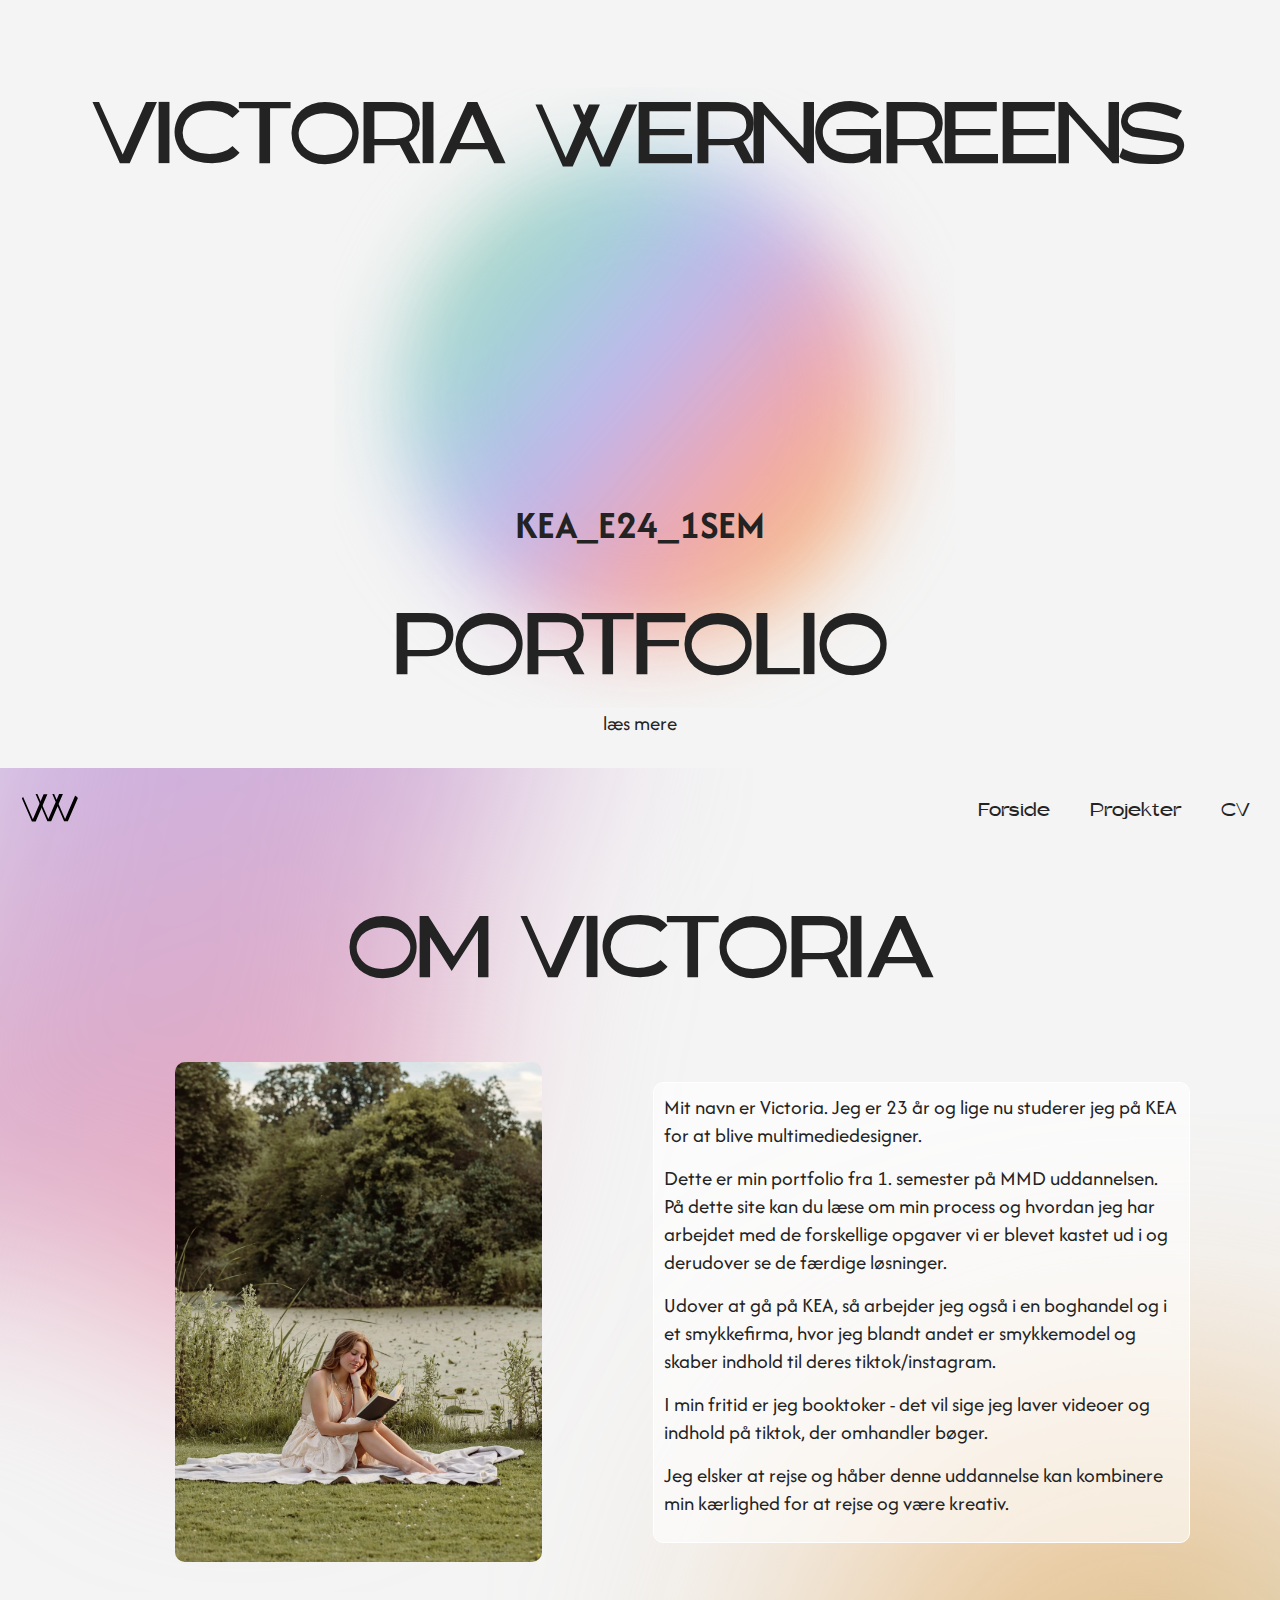
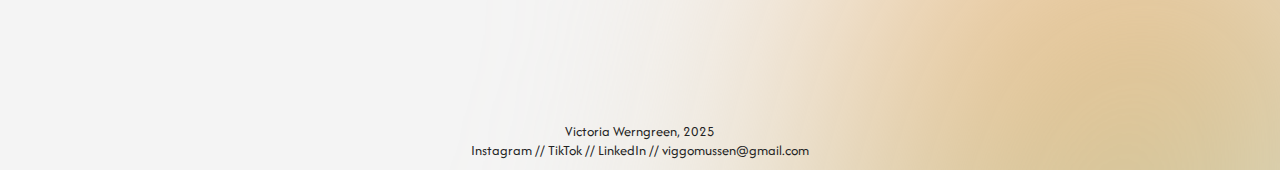
<file: index.html>
<!DOCTYPE html>
<html lang="da">
  <head>
    <meta charset="UTF-8" />
    <meta name="viewport" content="width=device-width, initial-scale=1.0" />
    <meta name="robots" content="noindex" />
    <title>Forside</title>

    <!-- link til css -->
    <link rel="stylesheet" href="generel.css" />
    <link rel="stylesheet" href="style.css" />

    <!-- link til google afacad font -->
    <link rel="preconnect" href="https://fonts.googleapis.com" />
    <link rel="preconnect" href="https://fonts.gstatic.com" crossorigin />
    <link href="https://fonts.googleapis.com/css2?family=Afacad+Flux:wght@100..1000&family=Afacad:ital,wght@0,400..700;1,400..700&family=Dongle&family=Modak&family=Outfit:wght@100..900&family=Oxygen:wght@300;400;700&family=Prata&family=Quicksand:wght@300..700&display=swap" rel="stylesheet" />

    <!-- her er mit favicon -->
    <link rel="icon" type="image/x-icon" href="img/logo.svg" />
  </head>
  <body>
    <!-- herunder indsætter jeg min forside/hero -->
    <section class="hero">
      <h1 class="h1-mindre">Victoria Werngreens</h1>

      <div class="grid-1_2">
        <div>
          <h2>kea_e24_1sem</h2>
        </div>
        <div>
          <h1 class="h1-mindre">portfolio</h1>
        </div>
      </div>
      <a href="#om" class="laes-mere">læs mere</a>
    </section>

    <!-- detter er id'et for anchorlinket, så det var hvor det skal høre ned til -->
    <div id="om"></div>

    <section class="red">
      <!-- <header class="header_index">
        <ul>
          <li><a href="index.html">Forside</a></li>
          <li><a href="projekter.html">Projekter</a></li>
          <li><a href="cv.html">CV</a></li>
        </ul>
      </header> -->

      <header class="frontpage">
        <div class="logo">
          <a href="index.html"><img class="logo-pic" width="195" height="195" src="img/logo.svg" alt="logo" /></a>
        </div>
        <nav>
          <ul class="menu">
            <li><a href="index.html">Forside</a></li>
            <li><a href="projekter.html">Projekter</a></li>
            <li><a href="cv.html">CV</a></li>
          </ul>
        </nav>
        <div class="burger">
          <div class="line"></div>
          <div class="line"></div>
          <div class="line"></div>
        </div>
      </header>
    </section>
    <main>
      <h1 class="h1-mindre">om Victoria</h1>
      <div class="grid-1_1_forside">
        <img src="img/index-img.webp" alt="billede af victoria werngreen" width="380" height="450" />
        <div class="tekst-m-bg">
          <p>Mit navn er Victoria. Jeg er 23 år og lige nu studerer jeg på KEA for at blive multimediedesigner.</p>
          <p>Dette er min portfolio fra 1. semester på MMD uddannelsen. På dette site kan du læse om min process og hvordan jeg har arbejdet med de forskellige opgaver vi er blevet kastet ud i og derudover se de færdige løsninger.</p>
          <p>Udover at gå på KEA, så arbejder jeg også i en boghandel og i et smykkefirma, hvor jeg blandt andet er smykkemodel og skaber indhold til deres tiktok/instagram.</p>
          <p>I min fritid er jeg booktoker - det vil sige jeg laver videoer og indhold på tiktok, der omhandler bøger.</p>
          <p>Jeg elsker at rejse og håber denne uddannelse kan kombinere min kærlighed for at rejse og være kreativ.</p>
        </div>
      </div>
    </main>

    <footer>
      <p>Victoria Werngreen, 2025</p>
      <!-- lav social media links om til ikoner -->
      <div class="socials">
        <p>
          <a href="https://www.instagram.com/victoriawerngreen/">Instagram //</a>
          <a href="https://www.tiktok.com/@victoriawerngreen/"> TikTok //</a>
          <a href="https://www.linkedin.com/in/victoria-werngreen-0b510b327/">LinkedIn //</a>
          viggomussen@gmail.com
        </p>
      </div>
    </footer>
    <script src="menu.js"></script>
  </body>
</html>
</file>
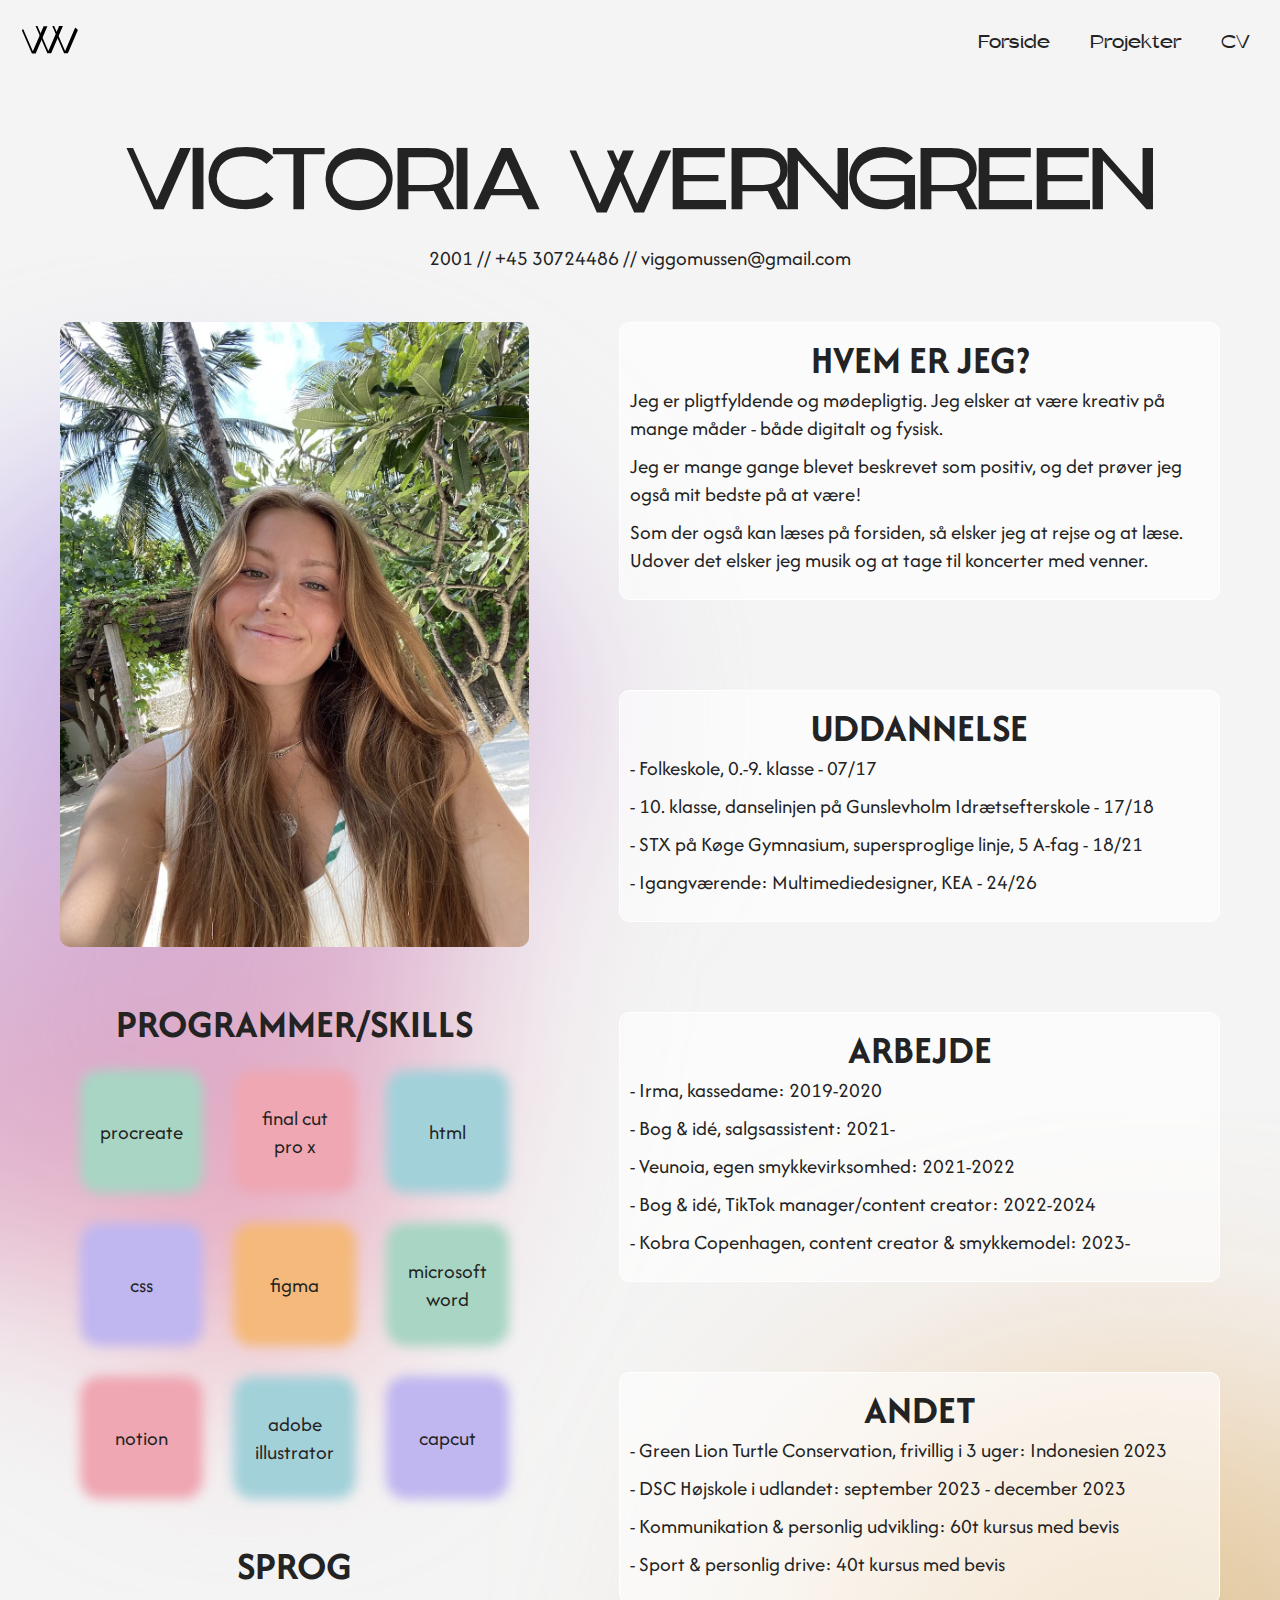
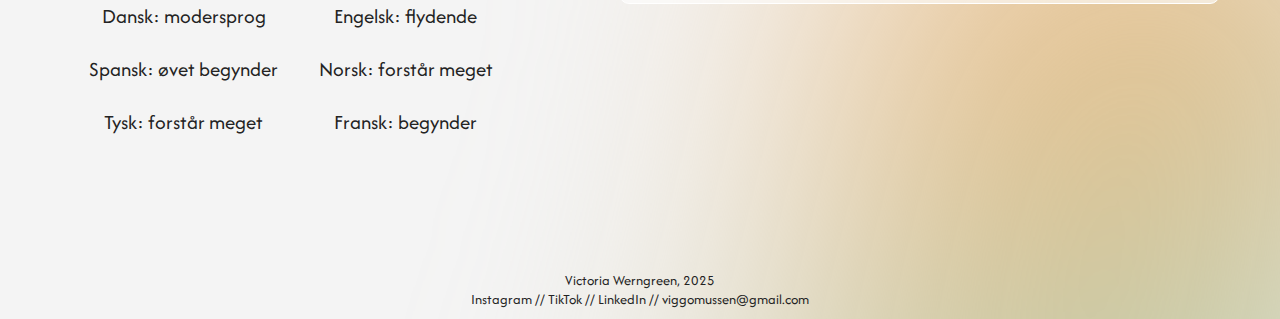
<file: cv.html>
<!DOCTYPE html>
<html lang="da">
  <head>
    <meta charset="UTF-8" />
    <meta name="viewport" content="width=device-width, initial-scale=1.0" />
    <meta name="robots" content="noindex" />
    <title>Forside</title>

    <!-- link til css -->
    <link rel="stylesheet" href="generel.css" />
    <link rel="stylesheet" href="style.css" />

    <!-- link til google afacad font -->
    <link rel="preconnect" href="https://fonts.googleapis.com" />
    <link rel="preconnect" href="https://fonts.gstatic.com" crossorigin />
    <link href="https://fonts.googleapis.com/css2?family=Afacad+Flux:wght@100..1000&family=Afacad:ital,wght@0,400..700;1,400..700&family=Dongle&family=Modak&family=Outfit:wght@100..900&family=Oxygen:wght@300;400;700&family=Prata&family=Quicksand:wght@300..700&display=swap" rel="stylesheet" />

    <!-- her er mit favicon -->
    <link rel="icon" type="image/x-icon" href="img/logo.svg" />
  </head>
  <body>
    <header>
      <div class="logo">
        <a href="index.html"><img class="logo-pic" width="195" height="195" src="img/logo.svg" alt="logo" /></a>
      </div>
      <nav>
        <ul class="menu">
          <li><a href="index.html">Forside</a></li>
          <li><a href="projekter.html">Projekter</a></li>
          <li><a href="cv.html">CV</a></li>
        </ul>
      </nav>
      <div class="burger">
        <div class="line"></div>
        <div class="line"></div>
        <div class="line"></div>
      </div>
    </header>

    <main>
      <h1 class="h1-mindre">Victoria Werngreen</h1>
      <p class="info">2001 // +45 30724486 // viggomussen@gmail.com</p>
      <div class="grid-2_3">
        <div>
          <img src="img/cv-img.webp" alt="billede af Victoria Werngreen" width="200" height="240" />
          <h2>programmer/skills</h2>
          <div class="grid-1_1_1">
            <div class="program1">
              <p>procreate</p>
            </div>
            <div class="program2">
              <p>final cut pro x</p>
            </div>
            <div class="program3">
              <p>html</p>
            </div>
            <div class="program4">
              <p>css</p>
            </div>
            <div class="program5">
              <p>figma</p>
            </div>
            <div class="program6">
              <p>microsoft word</p>
            </div>
            <div class="program7">
              <p>notion</p>
            </div>
            <div class="program8">
              <p>adobe illustrator</p>
            </div>
            <div class="program9">
              <p>capcut</p>
            </div>
          </div>
          <h2>sprog</h2>
          <div class="grid-1_1 citat">
            <p>Dansk: modersprog</p>
            <p>Engelsk: flydende</p>
            <p>Spansk: øvet begynder</p>
            <p>Norsk: forstår meget</p>
            <p>Tysk: forstår meget</p>
            <p>Fransk: begynder</p>
          </div>
        </div>

        <div>
          <div class="info_box">
            <h2>hvem er jeg?</h2>
            <p>Jeg er pligtfyldende og mødepligtig. Jeg elsker at være kreativ på mange måder - både digitalt og fysisk.</p>
            <p>Jeg er mange gange blevet beskrevet som positiv, og det prøver jeg også mit bedste på at være!</p>
            <p>Som der også kan læses på forsiden, så elsker jeg at rejse og at læse. Udover det elsker jeg musik og at tage til koncerter med venner.</p>
          </div>

          <div class="info_box">
            <h2>uddannelse</h2>
            <p>- Folkeskole, 0.-9. klasse - 07/17</p>
            <p>- 10. klasse, danselinjen på Gunslevholm Idrætsefterskole - 17/18</p>
            <p>- STX på Køge Gymnasium, supersproglige linje, 5 A-fag - 18/21</p>
            <p>- Igangværende: Multimediedesigner, KEA - 24/26</p>
          </div>

          <div class="info_box">
            <h2>arbejde</h2>
            <p>- Irma, kassedame: 2019-2020</p>
            <p>- Bog & idé, salgsassistent: 2021-</p>
            <p>- Veunoia, egen smykkevirksomhed: 2021-2022</p>
            <p>- Bog & idé, TikTok manager/content creator: 2022-2024</p>
            <p>- Kobra Copenhagen, content creator & smykkemodel: 2023-</p>
          </div>

          <div class="info_box">
            <h2>andet</h2>
            <p>- Green Lion Turtle Conservation, frivillig i 3 uger: Indonesien 2023</p>
            <p>- DSC Højskole i udlandet: september 2023 - december 2023</p>
            <p>- Kommunikation & personlig udvikling: 60t kursus med bevis</p>
            <p>- Sport & personlig drive: 40t kursus med bevis</p>
          </div>

          <!-- <div class="stalk_mig">
            <p>stalk mig:</p>
            <a href="https://linktr.ee/victoriawerngreen"> @victoriawerngreen</a>
          </div> -->
        </div>
      </div>
    </main>

    <footer>
      <p>Victoria Werngreen, 2025</p>
      <!-- lav social media links om til ikoner -->
      <div class="socials">
        <p>
          <a href="https://www.instagram.com/victoriawerngreen/">Instagram //</a>
          <a href="https://www.tiktok.com/@victoriawerngreen/"> TikTok //</a>
          <a href="https://www.linkedin.com/in/victoria-werngreen-0b510b327/">LinkedIn //</a>
          viggomussen@gmail.com
        </p>
      </div>
    </footer>
    <script src="menu.js"></script>
  </body>
</html>
</file>
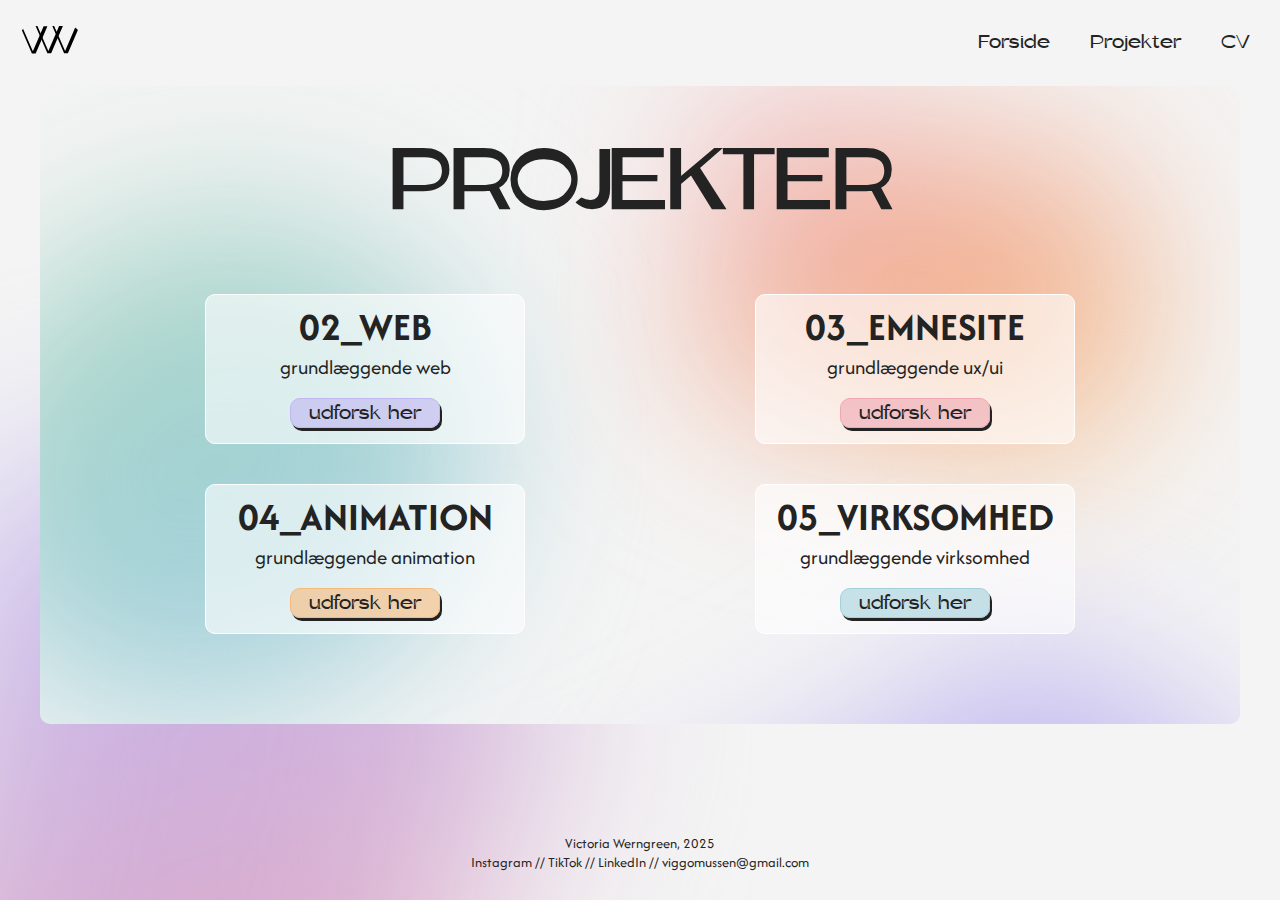
<file: projekter.html>
<!DOCTYPE html>
<html lang="da">
  <head>
    <meta charset="UTF-8" />
    <meta name="viewport" content="width=device-width, initial-scale=1.0" />
    <meta name="robots" content="noindex" />
    <title>Projekter</title>

    <!-- link til css -->
    <link rel="stylesheet" href="generel.css" />
    <link rel="stylesheet" href="style.css" />

    <!-- link til google afacad font -->
    <link rel="preconnect" href="https://fonts.googleapis.com" />
    <link rel="preconnect" href="https://fonts.gstatic.com" crossorigin />
    <link href="https://fonts.googleapis.com/css2?family=Afacad+Flux:wght@100..1000&family=Afacad:ital,wght@0,400..700;1,400..700&family=Dongle&family=Modak&family=Outfit:wght@100..900&family=Oxygen:wght@300;400;700&family=Prata&family=Quicksand:wght@300..700&display=swap" rel="stylesheet" />

    <!-- her er mit favicon -->
    <link rel="icon" type="image/x-icon" href="img/logo.svg" />
  </head>
  <body>
    <header>
      <div class="logo">
        <a href="index.html"><img class="logo-pic" width="195" height="195" src="img/logo.svg" alt="logo" /></a>
      </div>
      <nav>
        <ul class="menu">
          <li><a href="index.html">Forside</a></li>
          <li><a href="projekter.html">Projekter</a></li>
          <li><a href="cv.html">CV</a></li>
        </ul>
      </nav>
      <div class="burger">
        <div class="line"></div>
        <div class="line"></div>
        <div class="line"></div>
      </div>
    </header>

    <main id="main_projekter">
      <h1 class="h1-mindre">projekter</h1>
      <div class="grid-1_1-flex">
        <div class="tema_boks">
          <h2>02_web</h2>
          <p>grundlæggende web</p>
          <a class="knap_2" href="tema2.html">udforsk her</a>
        </div>

        <div class="tema_boks">
          <h2>03_emnesite</h2>
          <p>grundlæggende ux/ui</p>
          <a class="knap_3" href="tema3.html">udforsk her</a>
        </div>

        <div class="tema_boks">
          <h2>04_animation</h2>
          <p>grundlæggende animation</p>
          <a class="knap_4" href="tema4.html">udforsk her</a>
        </div>

        <div class="tema_boks">
          <h2>05_virksomhed</h2>
          <p>grundlæggende virksomhed</p>
          <a class="knap_5" href="tema5.html">udforsk her</a>
        </div>
      </div>
    </main>

    <footer>
      <p>Victoria Werngreen, 2025</p>
      <!-- lav social media links om til ikoner -->
      <div class="socials">
        <p>
          <a href="https://www.instagram.com/victoriawerngreen/">Instagram //</a>
          <a href="https://www.tiktok.com/@victoriawerngreen/"> TikTok //</a>
          <a href="https://www.linkedin.com/in/victoria-werngreen-0b510b327/">LinkedIn //</a>
          viggomussen@gmail.com
        </p>
      </div>
    </footer>
    <script src="menu.js"></script>
  </body>
</html>
</file>
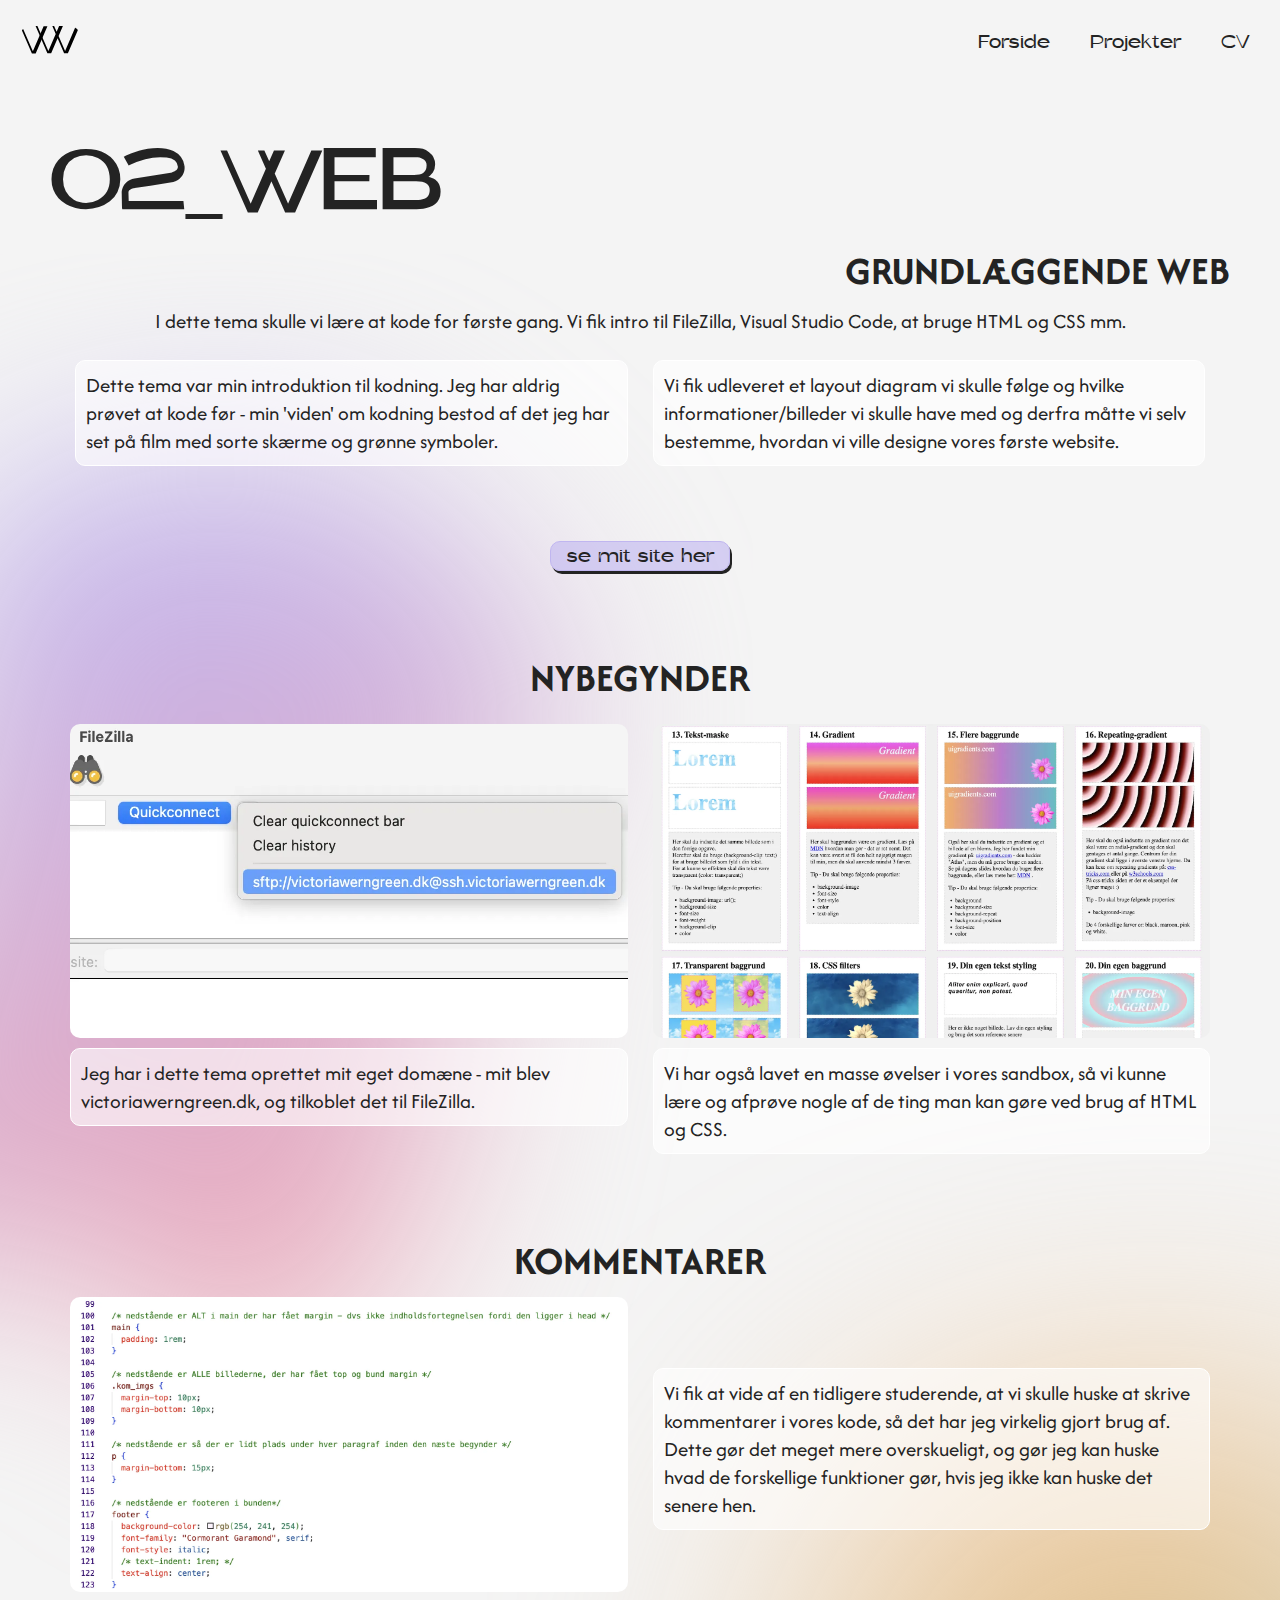
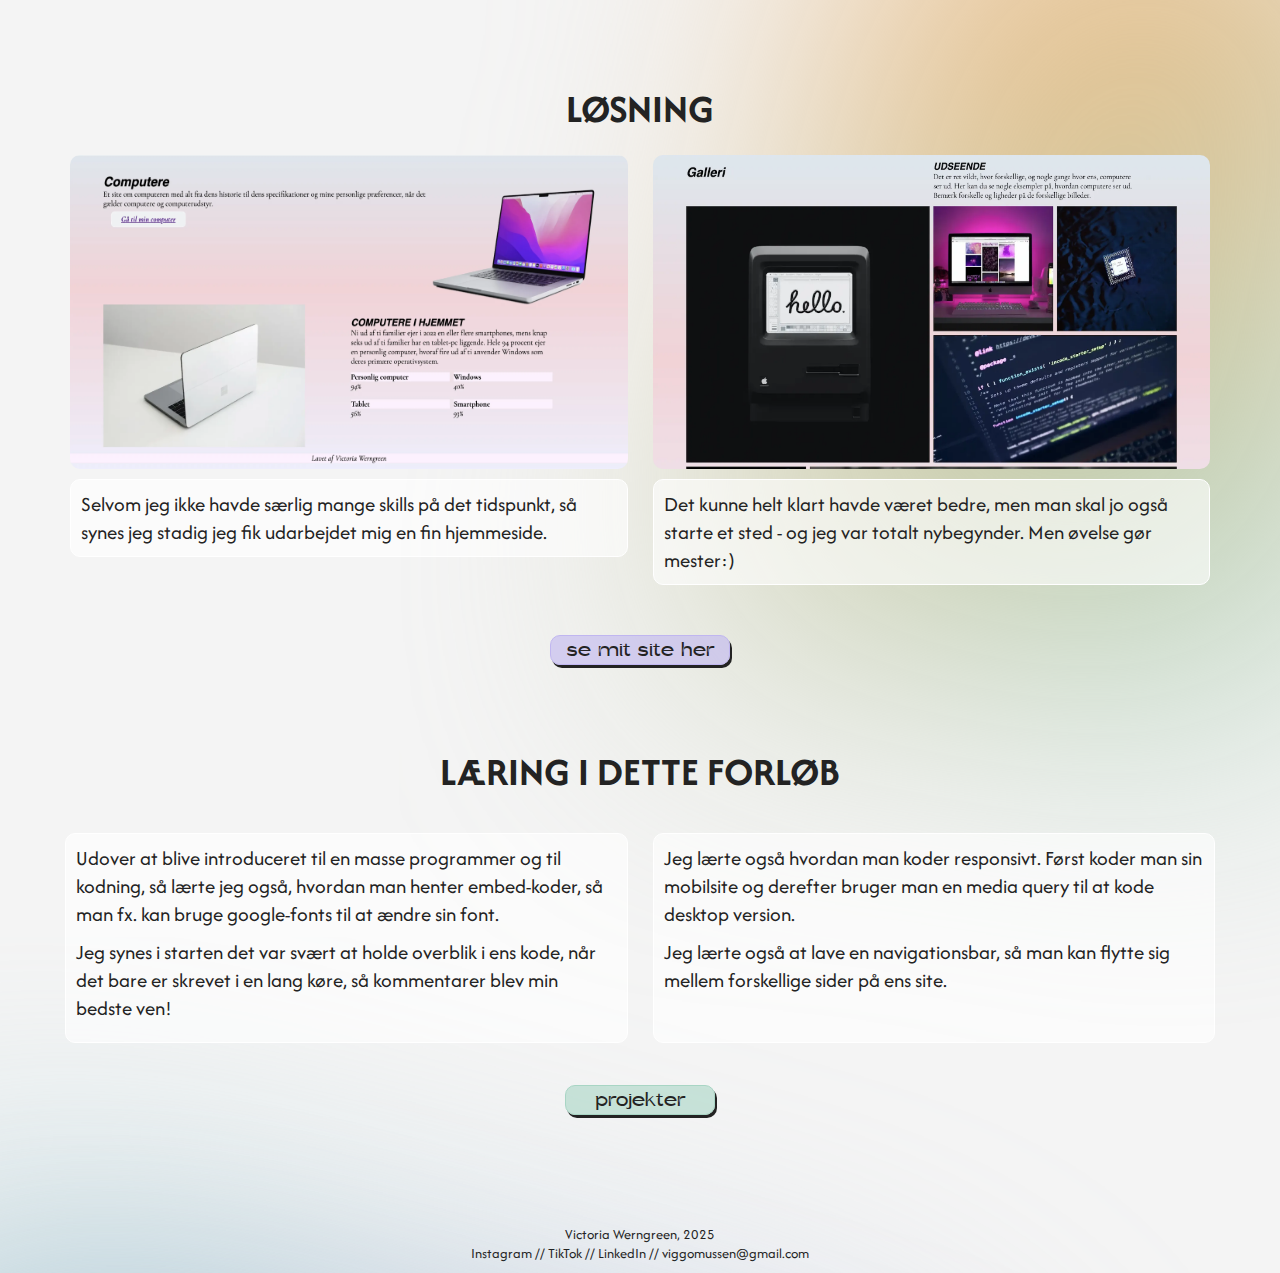
<file: tema2.html>
<!DOCTYPE html>
<html lang="da">
  <head>
    <meta charset="UTF-8" />
    <meta name="viewport" content="width=device-width, initial-scale=1.0" />
    <meta name="robots" content="noindex" />
    <title>02_web</title>

    <!-- link til css -->
    <link rel="stylesheet" href="generel.css" />
    <link rel="stylesheet" href="style.css" />

    <!-- link til google afacad font -->
    <link rel="preconnect" href="https://fonts.googleapis.com" />
    <link rel="preconnect" href="https://fonts.gstatic.com" crossorigin />
    <link href="https://fonts.googleapis.com/css2?family=Afacad+Flux:wght@100..1000&family=Afacad:ital,wght@0,400..700;1,400..700&family=Dongle&family=Modak&family=Outfit:wght@100..900&family=Oxygen:wght@300;400;700&family=Prata&family=Quicksand:wght@300..700&display=swap" rel="stylesheet" />

    <!-- her er mit favicon -->
    <link rel="icon" type="image/x-icon" href="img/logo.svg" />
  </head>
  <body>
    <header>
      <div class="logo">
        <a href="index.html"><img class="logo-pic" width="195" height="195" src="img/logo.svg" alt="logo" /></a>
      </div>
      <nav>
        <ul class="menu">
          <li><a href="index.html">Forside</a></li>
          <li><a href="projekter.html">Projekter</a></li>
          <li><a href="cv.html">CV</a></li>
        </ul>
      </nav>
      <div class="burger">
        <div class="line"></div>
        <div class="line"></div>
        <div class="line"></div>
      </div>
    </header>

    <main>
      <div class="intro_center">
        <h1 class="h1-mindre">02_web</h1>
        <h2>grundlæggende web</h2>
        <div class="citat">
          <p>I dette tema skulle vi lære at kode for første gang. Vi fik intro til FileZilla, Visual Studio Code, at bruge HTML og CSS mm.</p>
        </div>
        <div class="grid-1_1">
          <p class="intro-text">Dette tema var min introduktion til kodning. Jeg har aldrig prøvet at kode før - min 'viden' om kodning bestod af det jeg har set på film med sorte skærme og grønne symboler.</p>
          <p class="intro-text">Vi fik udleveret et layout diagram vi skulle følge og hvilke informationer/billeder vi skulle have med og derfra måtte vi selv bestemme, hvordan vi ville designe vores første website.</p>
        </div>
        <a class="knap_2b" href="https://victoriawerngreen.dk/kea/02_web/01_website/website/">se mit site her</a>
        <!-- indsæt ovenover link til hjemmeside -->
      </div>

      <!-- proces, læring og løsning -->

      <h2 class="h2-tema">nybegynder</h2>
      <div class="gallery-1_1">
        <div class="projekt_box">
          <img src="img/filezilla.webp" alt="filezilla screenshot" width="400" height="260" />
          <p class="tekst_bg">Jeg har i dette tema oprettet mit eget domæne - mit blev victoriawerngreen.dk, og tilkoblet det til FileZilla.</p>
        </div>
        <div class="projekt_box">
          <img src="img/oelvelser.webp" alt="screenshot af øvelser" width="400" height="260" />
          <p class="tekst_bg">Vi har også lavet en masse øvelser i vores sandbox, så vi kunne lære og afprøve nogle af de ting man kan gøre ved brug af HTML og CSS.</p>
        </div>
      </div>

      <h2 class="h2-tema">kommentarer</h2>
      <div class="gallery-1_1">
        <div>
          <img src="img/kodning.webp" alt="screenshot af kodning med kommentarer" width="429" height="388" />
        </div>
        <div class="tekst_bg">
          <p>Vi fik at vide af en tidligere studerende, at vi skulle huske at skrive kommentarer i vores kode, så det har jeg virkelig gjort brug af.</p>
          <p>Dette gør det meget mere overskueligt, og gør jeg kan huske hvad de forskellige funktioner gør, hvis jeg ikke kan huske det senere hen.</p>
        </div>
      </div>

      <h2 class="h2-tema">løsning</h2>
      <div class="gallery-1_1">
        <div class="projekt_box">
          <img src="img/computer_site.webp" alt="screenshot af computer site forside" width="400" height="260" />
          <p class="tekst_bg">Selvom jeg ikke havde særlig mange skills på det tidspunkt, så synes jeg stadig jeg fik udarbejdet mig en fin hjemmeside.</p>
        </div>
        <div class="projekt_box">
          <img src="img/computer_gallery.webp" alt="screenshot af gallery fra computer site" width="400" height="260" />
          <p class="tekst_bg">Det kunne helt klart havde været bedre, men man skal jo også starte et sted - og jeg var totalt nybegynder. Men øvelse gør mester:)</p>
        </div>
      </div>

      <a class="knap_2b" href="https://victoriawerngreen.dk/kea/02_web/01_website/website/">se mit site her</a>
      <!-- indsæt ovenover link til hjemmeside -->

      <h2 class="h2-tema">læring i dette forløb</h2>
      <div class="grid-1_1">
        <div class="laering">
          <p>Udover at blive introduceret til en masse programmer og til kodning, så lærte jeg også, hvordan man henter embed-koder, så man fx. kan bruge google-fonts til at ændre sin font.</p>
          <p>Jeg synes i starten det var svært at holde overblik i ens kode, når det bare er skrevet i en lang køre, så kommentarer blev min bedste ven!</p>
        </div>
        <div class="laering">
          <p>Jeg lærte også hvordan man koder responsivt. Først koder man sin mobilsite og derefter bruger man en media query til at kode desktop version.</p>
          <p>Jeg lærte også at lave en navigationsbar, så man kan flytte sig mellem forskellige sider på ens site.</p>
        </div>
      </div>

      <a class="knap_back" href="projekter.html">projekter</a>
    </main>

    <footer>
      <p>Victoria Werngreen, 2025</p>
      <!-- lav social media links om til ikoner -->
      <div class="socials">
        <p>
          <a href="https://www.instagram.com/victoriawerngreen/">Instagram //</a>
          <a href="https://www.tiktok.com/@victoriawerngreen/"> TikTok //</a>
          <a href="https://www.linkedin.com/in/victoria-werngreen-0b510b327/">LinkedIn //</a>
          viggomussen@gmail.com
        </p>
      </div>
    </footer>
    <script src="menu.js"></script>
  </body>
</html>
</file>
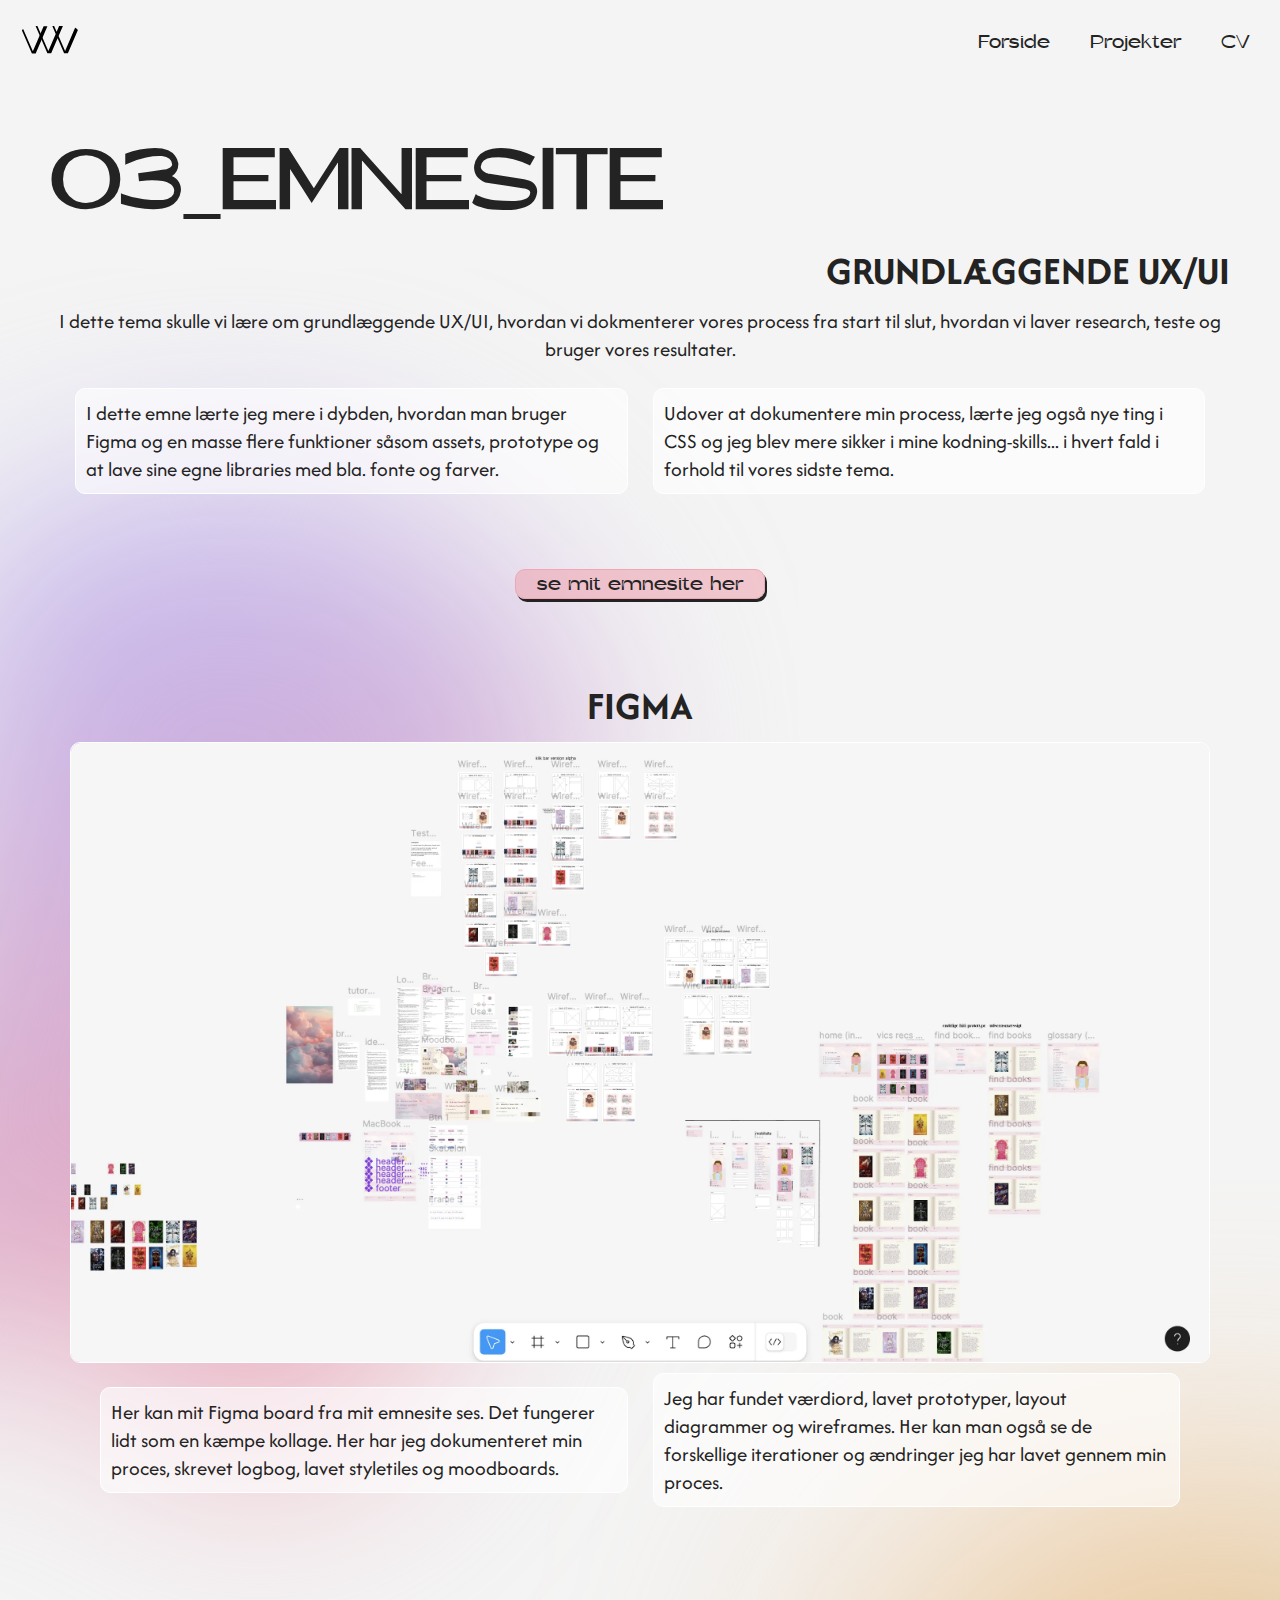
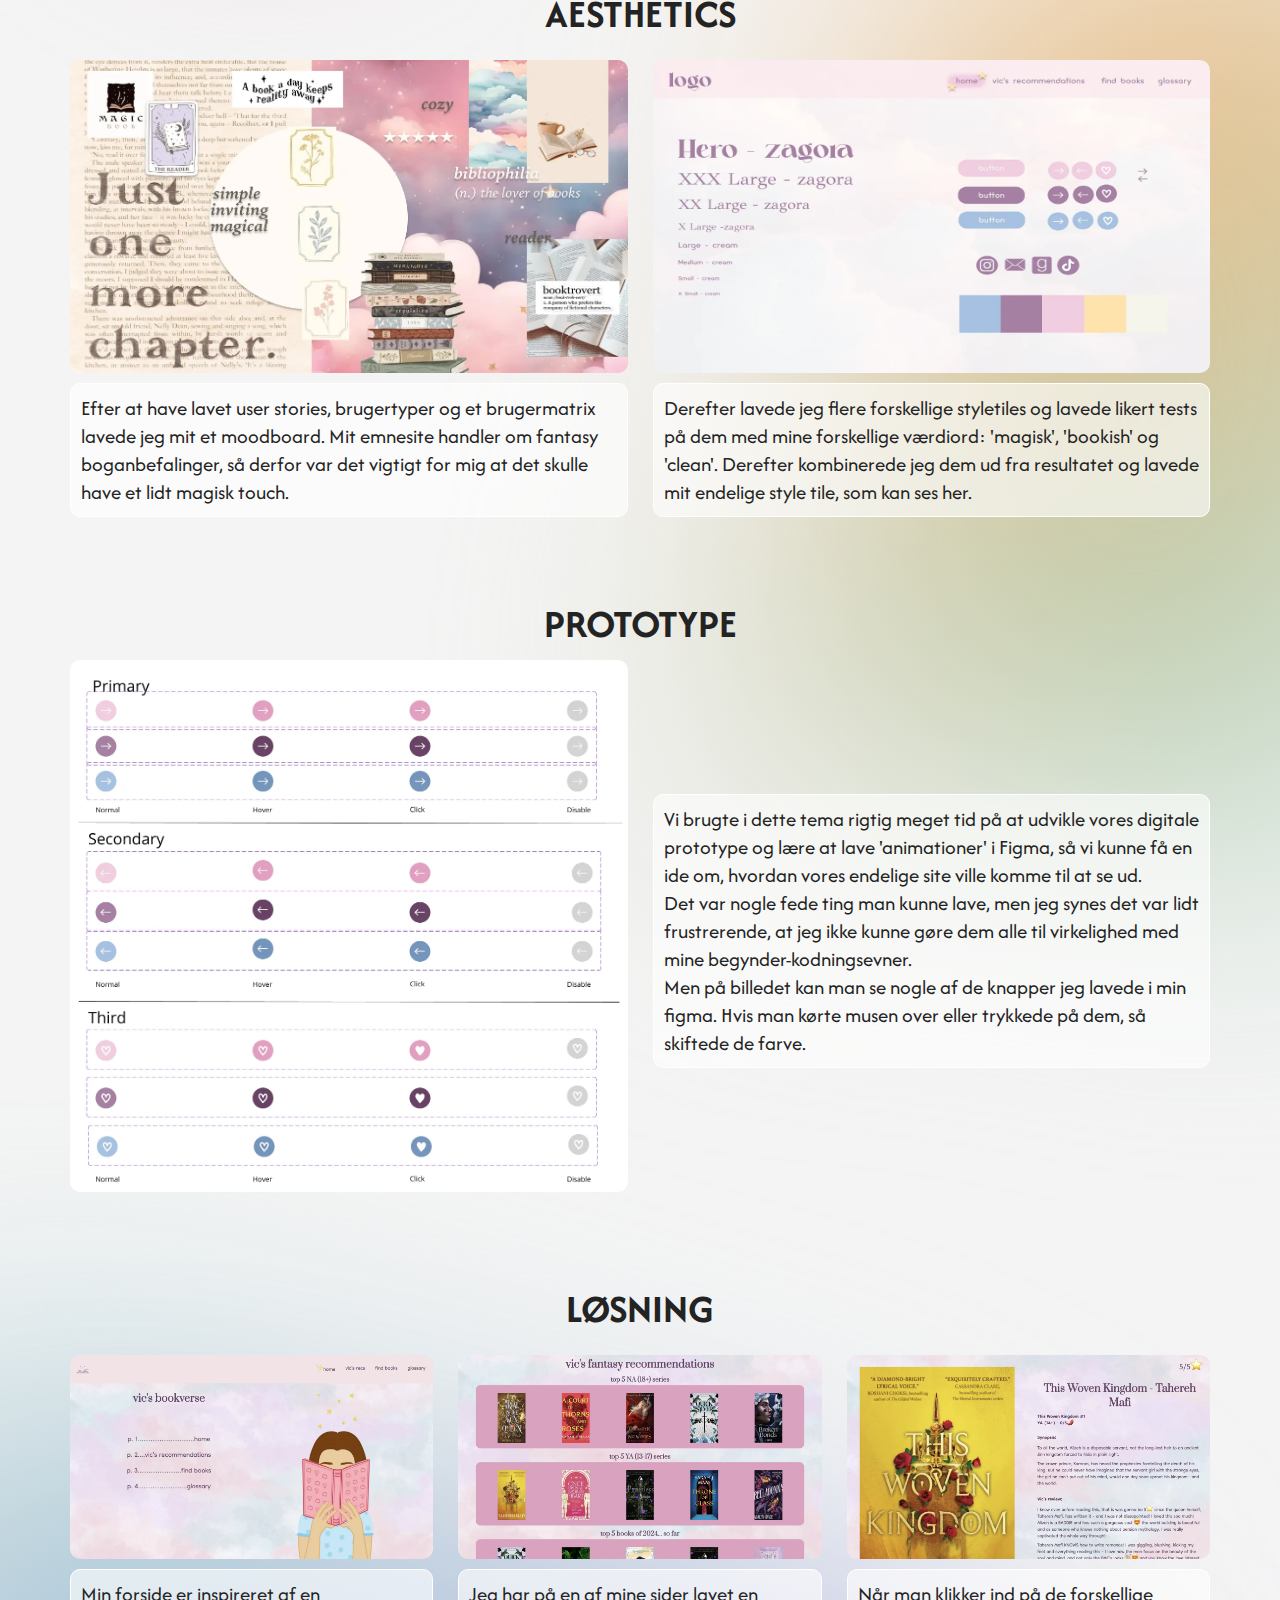
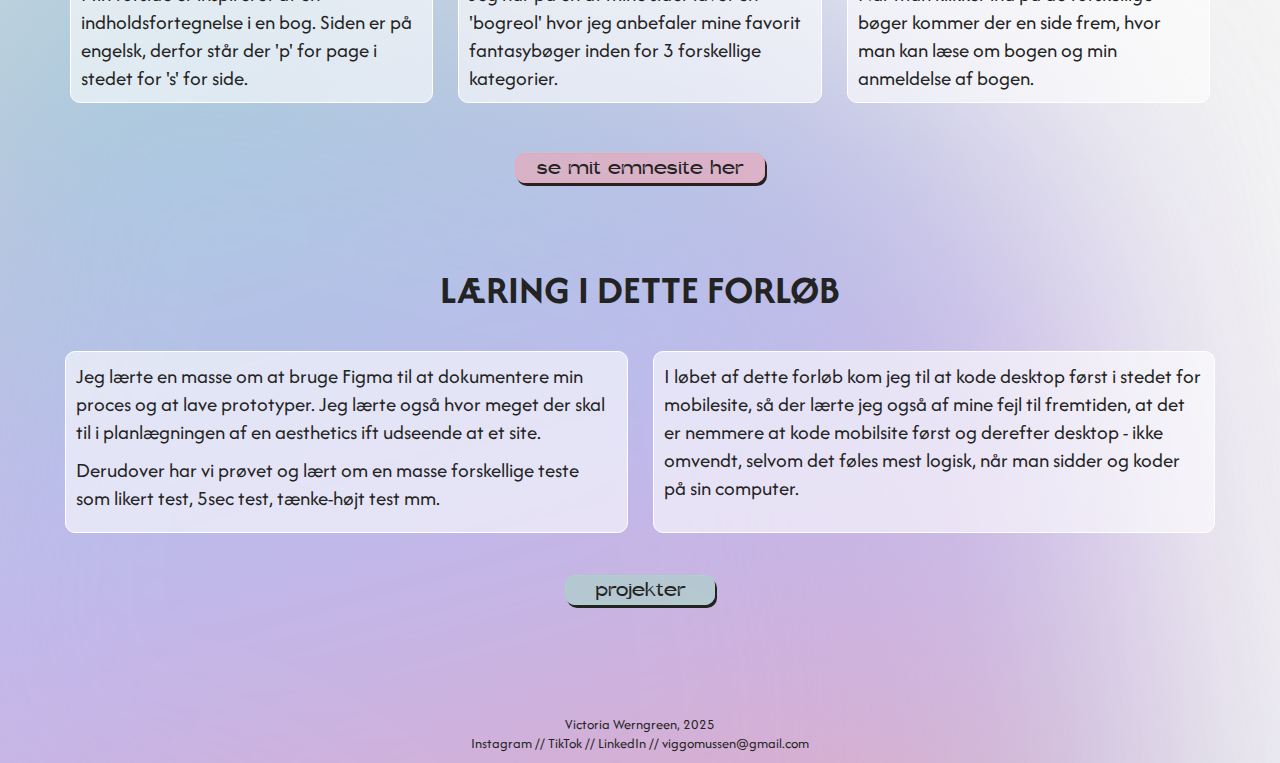
<file: tema3.html>
<!DOCTYPE html>
<html lang="da">
  <head>
    <meta charset="UTF-8" />
    <meta name="viewport" content="width=device-width, initial-scale=1.0" />
    <meta name="robots" content="noindex" />
    <title>03_emnesite</title>

    <!-- link til css -->
    <link rel="stylesheet" href="generel.css" />
    <link rel="stylesheet" href="style.css" />

    <!-- link til google afacad font -->
    <link rel="preconnect" href="https://fonts.googleapis.com" />
    <link rel="preconnect" href="https://fonts.gstatic.com" crossorigin />
    <link href="https://fonts.googleapis.com/css2?family=Afacad+Flux:wght@100..1000&family=Afacad:ital,wght@0,400..700;1,400..700&family=Dongle&family=Modak&family=Outfit:wght@100..900&family=Oxygen:wght@300;400;700&family=Prata&family=Quicksand:wght@300..700&display=swap" rel="stylesheet" />

    <!-- her er mit favicon -->
    <link rel="icon" type="image/x-icon" href="img/logo.svg" />
  </head>
  <body>
    <header>
      <div class="logo">
        <a href="index.html"><img class="logo-pic" width="195" height="195" src="img/logo.svg" alt="logo" /></a>
      </div>
      <nav>
        <ul class="menu">
          <li><a href="index.html">Forside</a></li>
          <li><a href="projekter.html">Projekter</a></li>
          <li><a href="cv.html">CV</a></li>
        </ul>
      </nav>
      <div class="burger">
        <div class="line"></div>
        <div class="line"></div>
        <div class="line"></div>
      </div>
    </header>

    <main>
      <div class="intro_center">
        <h1 class="h1-mindre">03_emnesite</h1>
        <h2>grundlæggende UX/UI</h2>
        <div class="citat">
          <p>I dette tema skulle vi lære om grundlæggende UX/UI, hvordan vi dokmenterer vores process fra start til slut, hvordan vi laver research, teste og bruger vores resultater.</p>
        </div>
        <div class="grid-1_1">
          <p class="intro-text">I dette emne lærte jeg mere i dybden, hvordan man bruger Figma og en masse flere funktioner såsom assets, prototype og at lave sine egne libraries med bla. fonte og farver.</p>
          <p class="intro-text">Udover at dokumentere min process, lærte jeg også nye ting i CSS og jeg blev mere sikker i mine kodning-skills... i hvert fald i forhold til vores sidste tema.</p>
        </div>
        <a class="knap_3b" href="https://victoriawerngreen.dk/kea/03_ux/01_kodet_site/">se mit emnesite her</a>
        <!-- indsæt ovenover link til hjemmeside -->
      </div>

      <!-- proces, læring og løsning -->

      <h2 class="h2-tema">figma</h2>
      <div class="grid-1">
        <img src="img/figma.webp" alt="screenshot af mit figma board" width="793" height="451" />
        <div class="gallery-1_1">
          <p class="tekst_bg">Her kan mit Figma board fra mit emnesite ses. Det fungerer lidt som en kæmpe kollage. Her har jeg dokumenteret min proces, skrevet logbog, lavet styletiles og moodboards.</p>
          <p class="tekst_bg">Jeg har fundet værdiord, lavet prototyper, layout diagrammer og wireframes. Her kan man også se de forskellige iterationer og ændringer jeg har lavet gennem min proces.</p>
        </div>
      </div>

      <h2 class="h2-tema">aesthetics</h2>
      <div class="gallery-1_1">
        <div class="projekt_box">
          <img src="img/moodboard-emnesite.webp" alt="moodboard at mit emnesite" width="400" height="260" />
          <p class="tekst_bg">Efter at have lavet user stories, brugertyper og et brugermatrix lavede jeg mit et moodboard. Mit emnesite handler om fantasy boganbefalinger, så derfor var det vigtigt for mig at det skulle have et lidt magisk touch.</p>
        </div>
        <div class="projekt_box">
          <img src="img/styletile-emnesite.webp" alt="styletile af mit emnesite" width="400" height="260" />
          <p class="tekst_bg">Derefter lavede jeg flere forskellige styletiles og lavede likert tests på dem med mine forskellige værdiord: 'magisk', 'bookish' og 'clean'. Derefter kombinerede jeg dem ud fra resultatet og lavede mit endelige style tile, som kan ses her.</p>
        </div>
      </div>

      <h2 class="h2-tema">prototype</h2>
      <div class="gallery-1_1">
        <div>
          <img src="img/prototype.webp" alt="screenshot af prototype knapper fra figma" width="526" height="503" />
        </div>
        <div class="tekst_bg">
          <p>Vi brugte i dette tema rigtig meget tid på at udvikle vores digitale prototype og lære at lave 'animationer' i Figma, så vi kunne få en ide om, hvordan vores endelige site ville komme til at se ud.</p>
          <p>Det var nogle fede ting man kunne lave, men jeg synes det var lidt frustrerende, at jeg ikke kunne gøre dem alle til virkelighed med mine begynder-kodningsevner.</p>
          <p>Men på billedet kan man se nogle af de knapper jeg lavede i min figma. Hvis man kørte musen over eller trykkede på dem, så skiftede de farve.</p>
        </div>
      </div>

      <h2 class="h2-tema">løsning</h2>
      <div class="gallery-1_1_1">
        <div class="projekt_box">
          <img src="img/forside_emnesite.webp" alt="forside af emnesite der handler om bøger" width="364" height="215" />
          <p class="tekst_bg">Min forside er inspireret af en indholdsfortegnelse i en bog. Siden er på engelsk, derfor står der 'p' for page i stedet for 's' for side.</p>
        </div>
        <div class="projekt_box">
          <img src="img/bogreol-emnesite.webp" alt="bogreol kodet på emnesite der handler om bøger" width="364" height="215" />
          <p class="tekst_bg">Jeg har på en af mine sider lavet en 'bogreol' hvor jeg anbefaler mine favorit fantasybøger inden for 3 forskellige kategorier.</p>
        </div>
        <div class="projekt_box">
          <img src="img/bog-emnesite.webp" alt="åbning af bogside på emnesite der handler om bøger" width="364" height="215" />
          <p class="tekst_bg">Når man klikker ind på de forskellige bøger kommer der en side frem, hvor man kan læse om bogen og min anmeldelse af bogen.</p>
        </div>
      </div>

      <a class="knap_3b" href="https://victoriawerngreen.dk/kea/03_ux/01_kodet_site/">se mit emnesite her</a>
      <!-- indsæt ovenover link til hjemmeside -->

      <h2 class="h2-tema">læring i dette forløb</h2>
      <div class="grid-1_1">
        <div class="laering">
          <p>Jeg lærte en masse om at bruge Figma til at dokumentere min proces og at lave prototyper. Jeg lærte også hvor meget der skal til i planlægningen af en aesthetics ift udseende at et site.</p>
          <p>Derudover har vi prøvet og lært om en masse forskellige teste som likert test, 5sec test, tænke-højt test mm.</p>
        </div>
        <div class="laering">
          <p>I løbet af dette forløb kom jeg til at kode desktop først i stedet for mobilesite, så der lærte jeg også af mine fejl til fremtiden, at det er nemmere at kode mobilsite først og derefter desktop - ikke omvendt, selvom det føles mest logisk, når man sidder og koder på sin computer.</p>
        </div>
      </div>
      <a class="knap_back" href="projekter.html">projekter</a>
    </main>

    <footer>
      <p>Victoria Werngreen, 2025</p>
      <!-- lav social media links om til ikoner -->
      <div class="socials">
        <p>
          <a href="https://www.instagram.com/victoriawerngreen/">Instagram //</a>
          <a href="https://www.tiktok.com/@victoriawerngreen/"> TikTok //</a>
          <a href="https://www.linkedin.com/in/victoria-werngreen-0b510b327/">LinkedIn //</a>
          viggomussen@gmail.com
        </p>
      </div>
    </footer>
    <script src="menu.js"></script>
  </body>
</html>
</file>
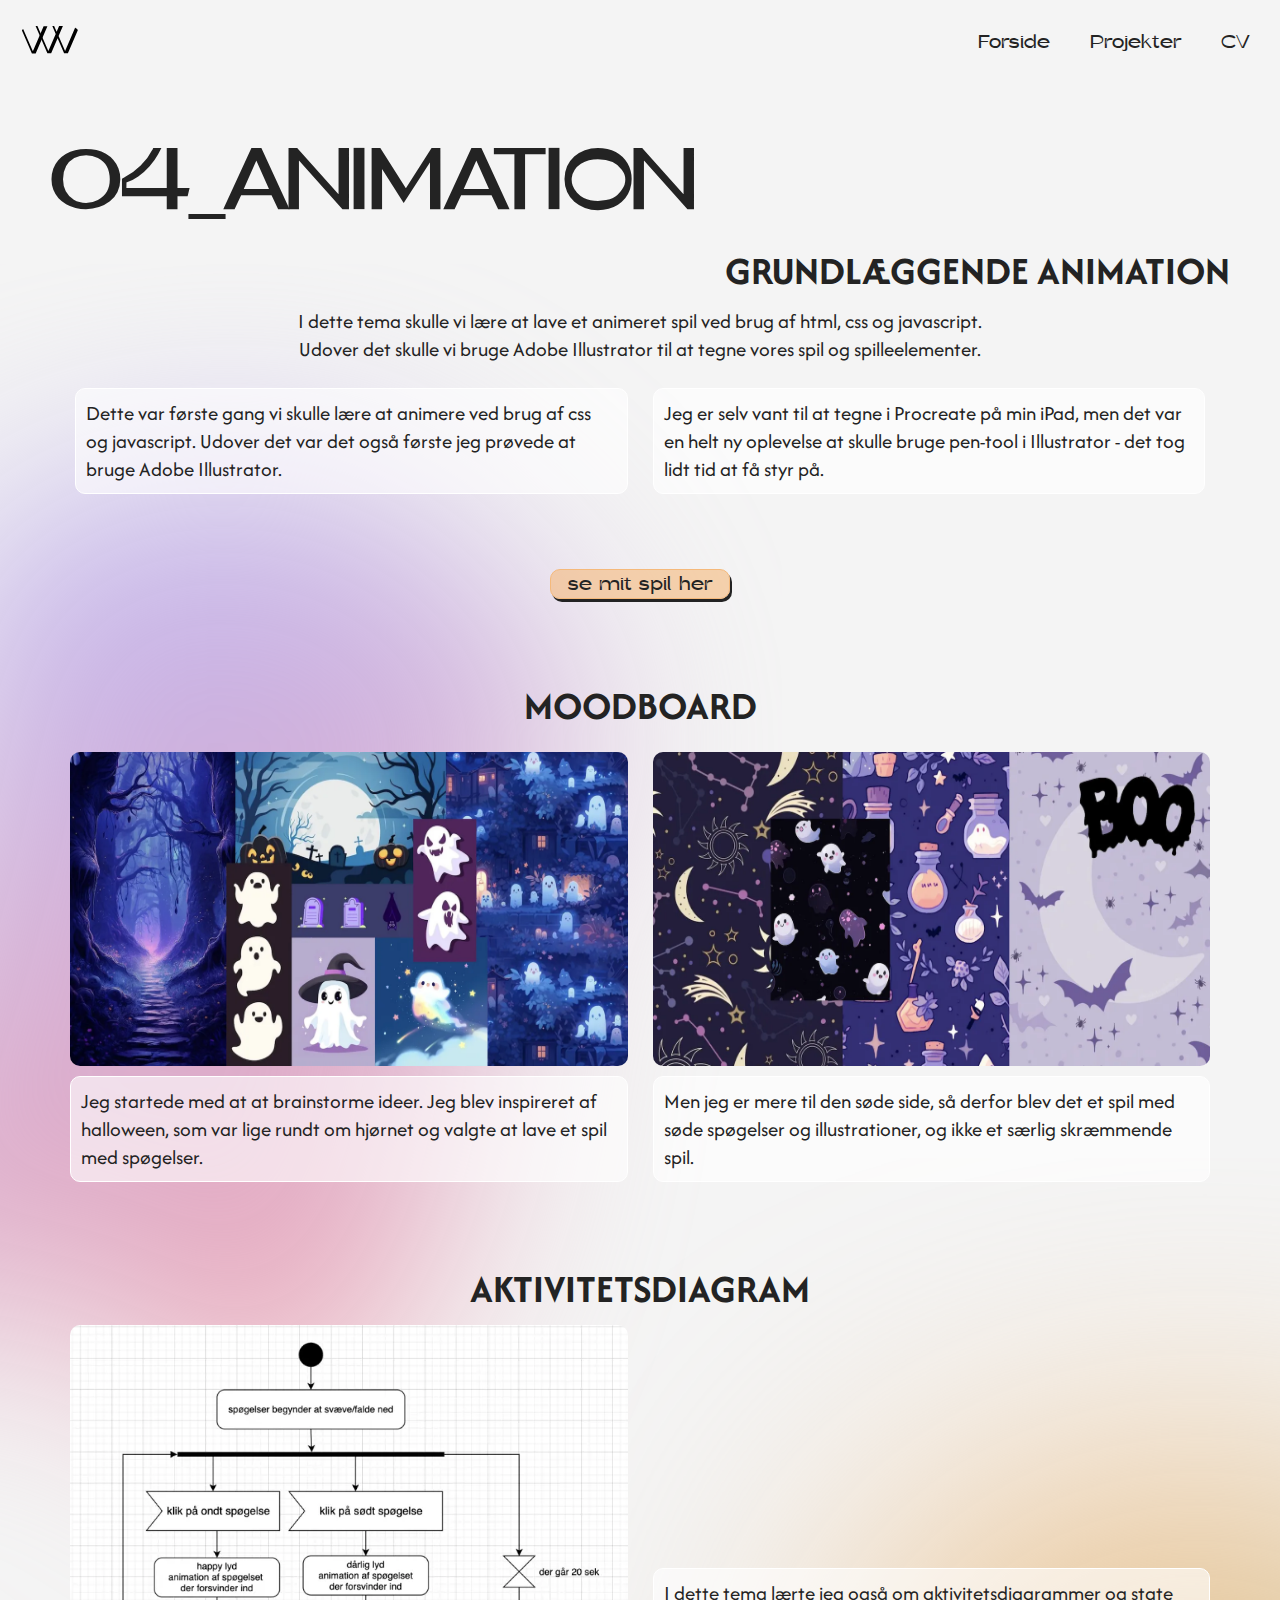
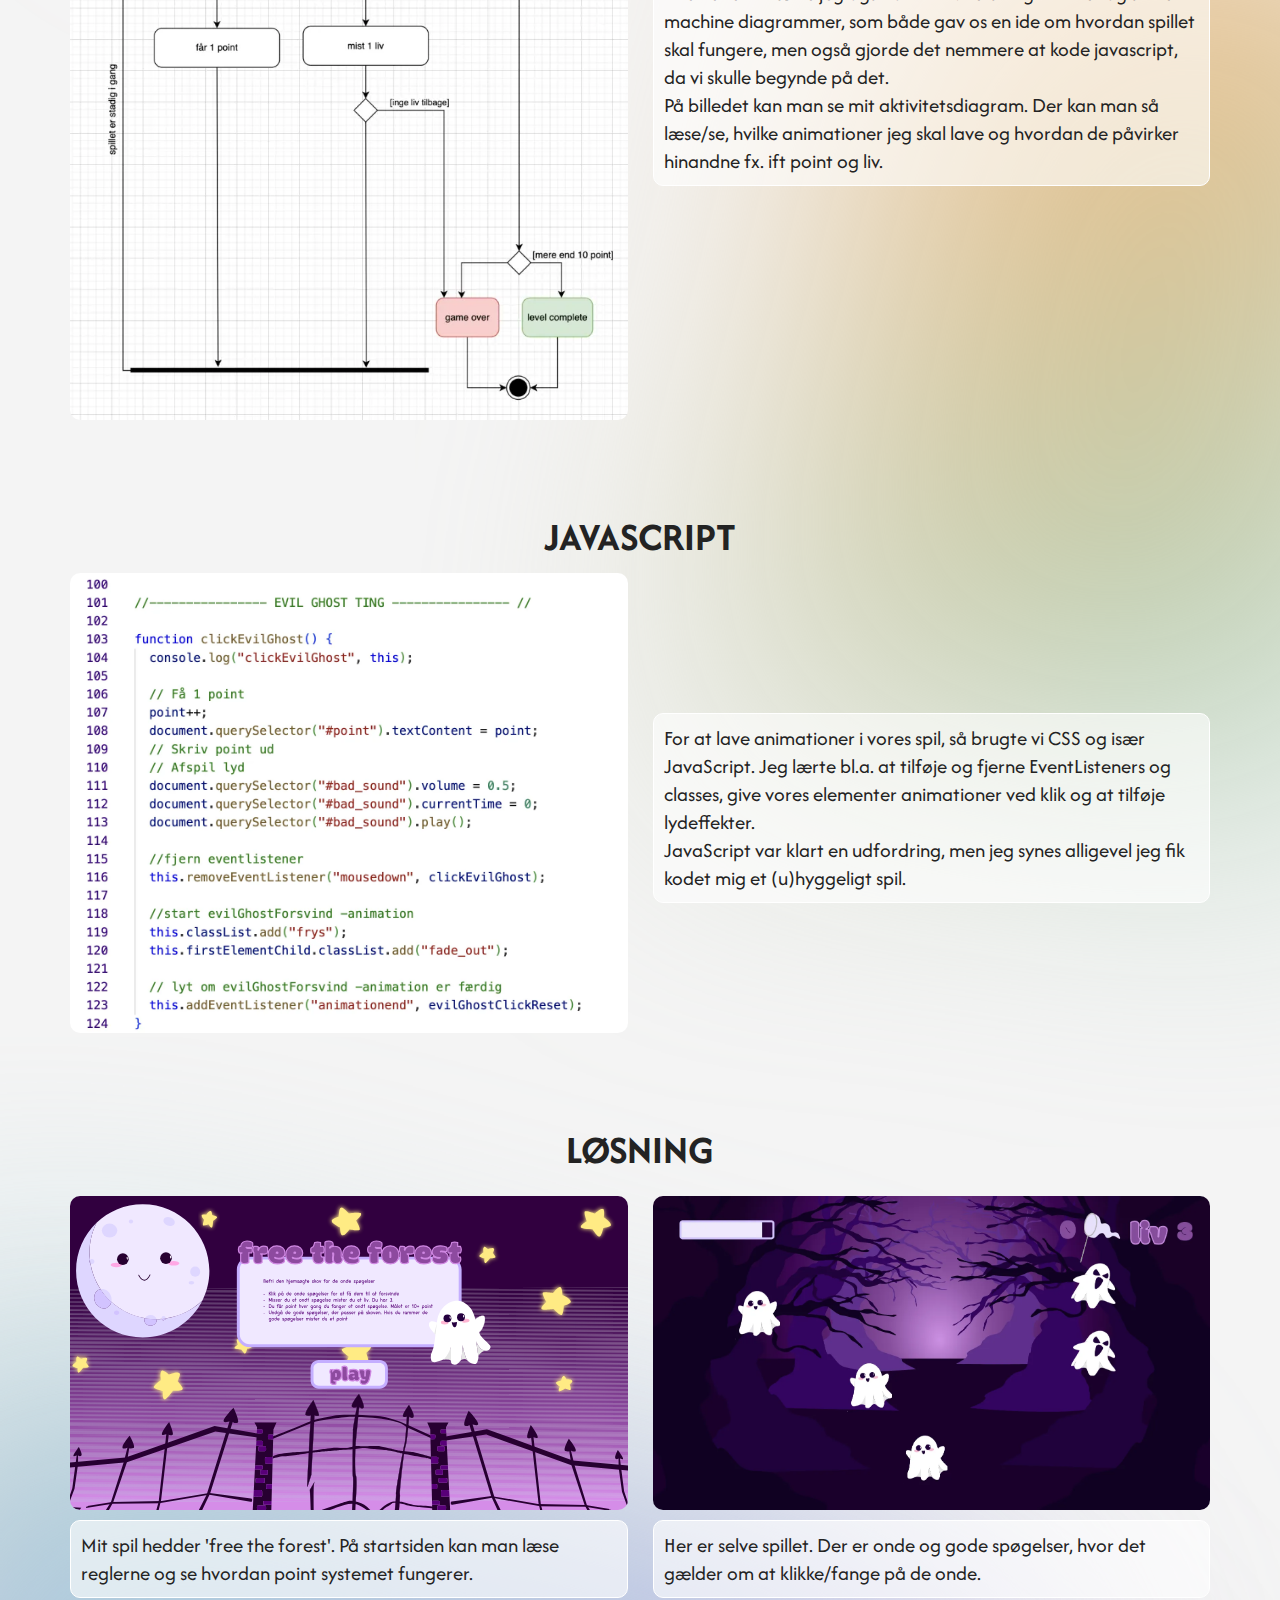
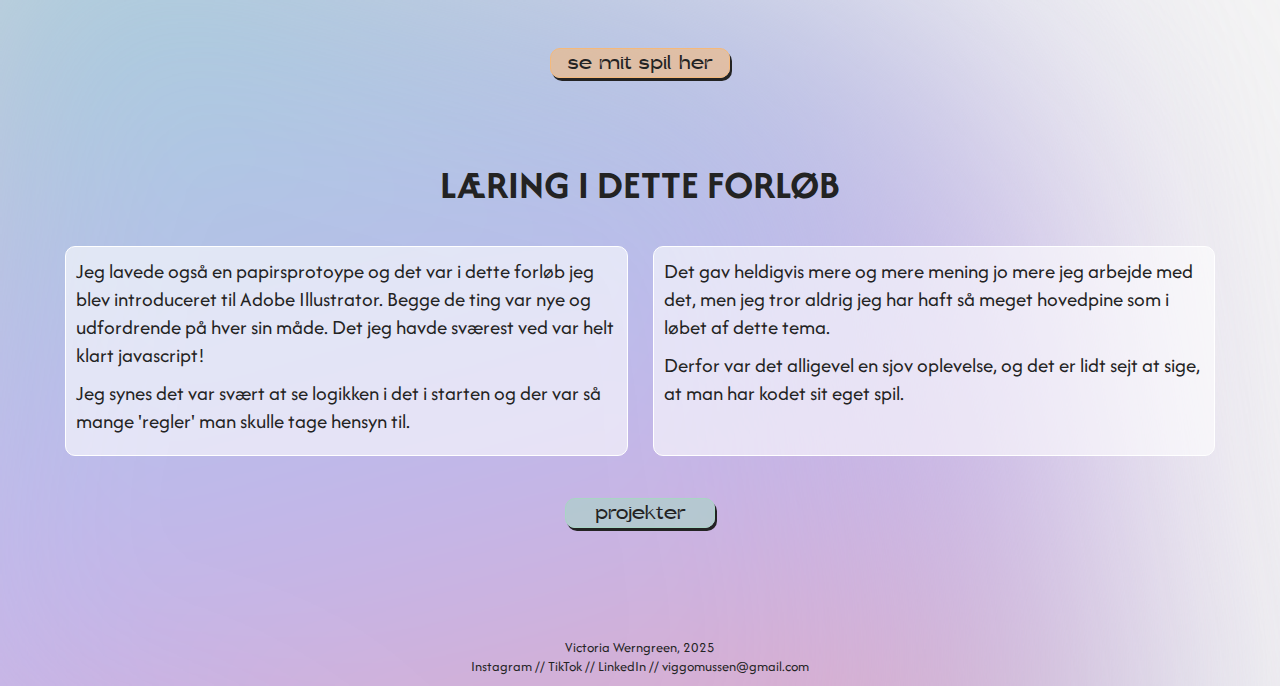
<file: tema4.html>
<!DOCTYPE html>
<html lang="da">
  <head>
    <meta charset="UTF-8" />
    <meta name="viewport" content="width=device-width, initial-scale=1.0" />
    <meta name="robots" content="noindex" />
    <title>04_animation</title>

    <!-- link til css -->
    <link rel="stylesheet" href="generel.css" />
    <link rel="stylesheet" href="style.css" />

    <!-- link til google afacad font -->
    <link rel="preconnect" href="https://fonts.googleapis.com" />
    <link rel="preconnect" href="https://fonts.gstatic.com" crossorigin />
    <link href="https://fonts.googleapis.com/css2?family=Afacad+Flux:wght@100..1000&family=Afacad:ital,wght@0,400..700;1,400..700&family=Dongle&family=Modak&family=Outfit:wght@100..900&family=Oxygen:wght@300;400;700&family=Prata&family=Quicksand:wght@300..700&display=swap" rel="stylesheet" />

    <!-- her er mit favicon -->
    <link rel="icon" type="image/x-icon" href="img/logo.svg" />
  </head>
  <body>
    <header>
      <div class="logo">
        <a href="index.html"><img class="logo-pic" width="195" height="195" src="img/logo.svg" alt="logo" /></a>
      </div>
      <nav>
        <ul class="menu">
          <li><a href="index.html">Forside</a></li>
          <li><a href="projekter.html">Projekter</a></li>
          <li><a href="cv.html">CV</a></li>
        </ul>
      </nav>
      <div class="burger">
        <div class="line"></div>
        <div class="line"></div>
        <div class="line"></div>
      </div>
    </header>

    <main>
      <div class="intro_center">
        <h1 class="h1-mindre">04_animation</h1>
        <h2>grundlæggende animation</h2>
        <div class="citat">
          <p>I dette tema skulle vi lære at lave et animeret spil ved brug af html, css og javascript.</p>
          <p>Udover det skulle vi bruge Adobe Illustrator til at tegne vores spil og spilleelementer.</p>
        </div>
        <div class="grid-1_1">
          <p class="intro-text">Dette var første gang vi skulle lære at animere ved brug af css og javascript. Udover det var det også første jeg prøvede at bruge Adobe Illustrator.</p>
          <p class="intro-text">Jeg er selv vant til at tegne i Procreate på min iPad, men det var en helt ny oplevelse at skulle bruge pen-tool i Illustrator - det tog lidt tid at få styr på.</p>
        </div>
        <a class="knap_4b" href="https://victoriawerngreen.dk/kea/04_animation/website/index.html">se mit spil her</a>
        <!-- indsæt ovenover link til hjemmeside -->
      </div>

      <!-- proces, læring og løsning -->

      <h2 class="h2-tema">moodboard</h2>
      <div class="gallery-1_1">
        <div class="projekt_box">
          <img src="img/moodboard1-spil.webp" alt="moodboard til spillet i animationsemnet" width="500" height="250" />
          <p class="tekst_bg">Jeg startede med at at brainstorme ideer. Jeg blev inspireret af halloween, som var lige rundt om hjørnet og valgte at lave et spil med spøgelser.</p>
        </div>
        <div class="projekt_box">
          <img src="img/moodboard2-spil.webp" alt="moodboard til spillet i animationsemnet" width="500" height="250" />
          <p class="tekst_bg">Men jeg er mere til den søde side, så derfor blev det et spil med søde spøgelser og illustrationer, og ikke et særlig skræmmende spil.</p>
        </div>
      </div>

      <h2 class="h2-tema">aktivitetsdiagram</h2>
      <div class="gallery-1_1">
        <div>
          <img src="img/aktivitetsdiagram.webp" alt="mit aktivitetsdiagram til spillet i animationsemnet" width="383" height="514" />
        </div>
        <div class="tekst_bg">
          <p>I dette tema lærte jeg også om aktivitetsdiagrammer og state machine diagrammer, som både gav os en ide om hvordan spillet skal fungere, men også gjorde det nemmere at kode javascript, da vi skulle begynde på det.</p>
          <p>På billedet kan man se mit aktivitetsdiagram. Der kan man så læse/se, hvilke animationer jeg skal lave og hvordan de påvirker hinandne fx. ift point og liv.</p>
        </div>
      </div>

      <h2 class="h2-tema">javascript</h2>
      <div class="gallery-1_1">
        <!-- husk at lave et eller andet med child skal bytte plads i desktop site -->
        <div>
          <img src="img/javascript-spil.webp" alt="screenshot af javascript kodning" width="510" height="433" />
        </div>
        <div class="tekst_bg">
          <p>For at lave animationer i vores spil, så brugte vi CSS og især JavaScript. Jeg lærte bl.a. at tilføje og fjerne EventListeners og classes, give vores elementer animationer ved klik og at tilføje lydeffekter.</p>
          <p>JavaScript var klart en udfordring, men jeg synes alligevel jeg fik kodet mig et (u)hyggeligt spil.</p>
        </div>
      </div>

      <h2 class="h2-tema">løsning</h2>
      <div class="gallery-1_1">
        <div class="projekt_box">
          <img src="img/forside-spil.svg" alt="forside til spillet free the forest" width="500" height="250" />
          <p class="tekst_bg">Mit spil hedder 'free the forest'. På startsiden kan man læse reglerne og se hvordan point systemet fungerer.</p>
        </div>
        <div class="projekt_box">
          <img src="img/spil-spil.webp" alt="screenshot af spillet free the forest" width="500" height="250" />
          <p class="tekst_bg">Her er selve spillet. Der er onde og gode spøgelser, hvor det gælder om at klikke/fange på de onde.</p>
        </div>
      </div>

      <a class="knap_4b" href="https://victoriawerngreen.dk/kea/04_animation/website/index.html">se mit spil her</a>
      <!-- indsæt ovenover link til hjemmeside -->

      <h2 class="h2-tema">læring i dette forløb</h2>
      <div class="grid-1_1">
        <div class="laering">
          <p>Jeg lavede også en papirsprotoype og det var i dette forløb jeg blev introduceret til Adobe Illustrator. Begge de ting var nye og udfordrende på hver sin måde. Det jeg havde sværest ved var helt klart javascript!</p>
          <p>Jeg synes det var svært at se logikken i det i starten og der var så mange 'regler' man skulle tage hensyn til.</p>
        </div>
        <div class="laering">
          <p>Det gav heldigvis mere og mere mening jo mere jeg arbejde med det, men jeg tror aldrig jeg har haft så meget hovedpine som i løbet af dette tema.</p>
          <p>Derfor var det alligevel en sjov oplevelse, og det er lidt sejt at sige, at man har kodet sit eget spil.</p>
        </div>
      </div>
      <a class="knap_back" href="projekter.html">projekter</a>
    </main>

    <footer>
      <p>Victoria Werngreen, 2025</p>
      <!-- lav social media links om til ikoner -->
      <div class="socials">
        <p>
          <a href="https://www.instagram.com/victoriawerngreen/">Instagram //</a>
          <a href="https://www.tiktok.com/@victoriawerngreen/"> TikTok //</a>
          <a href="https://www.linkedin.com/in/victoria-werngreen-0b510b327/">LinkedIn //</a>
          viggomussen@gmail.com
        </p>
      </div>
    </footer>
    <script src="menu.js"></script>
  </body>
</html>
</file>
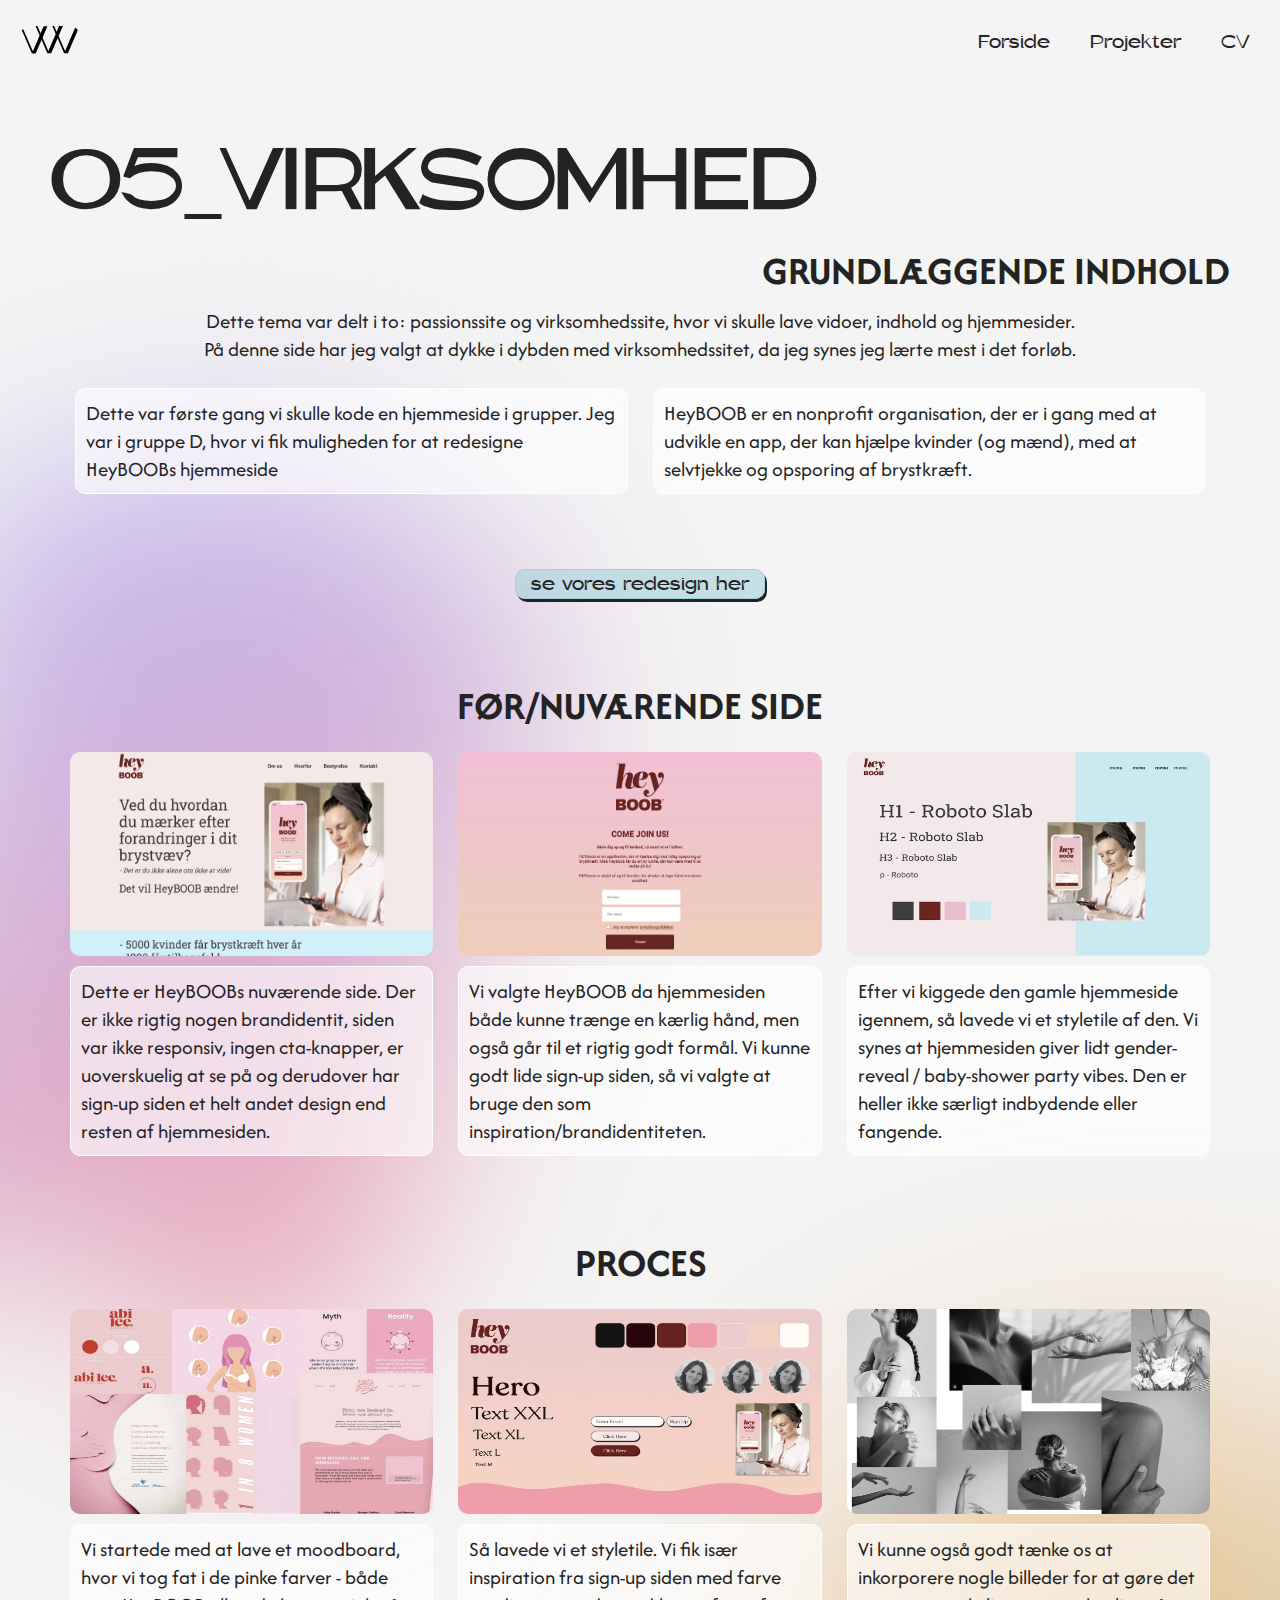
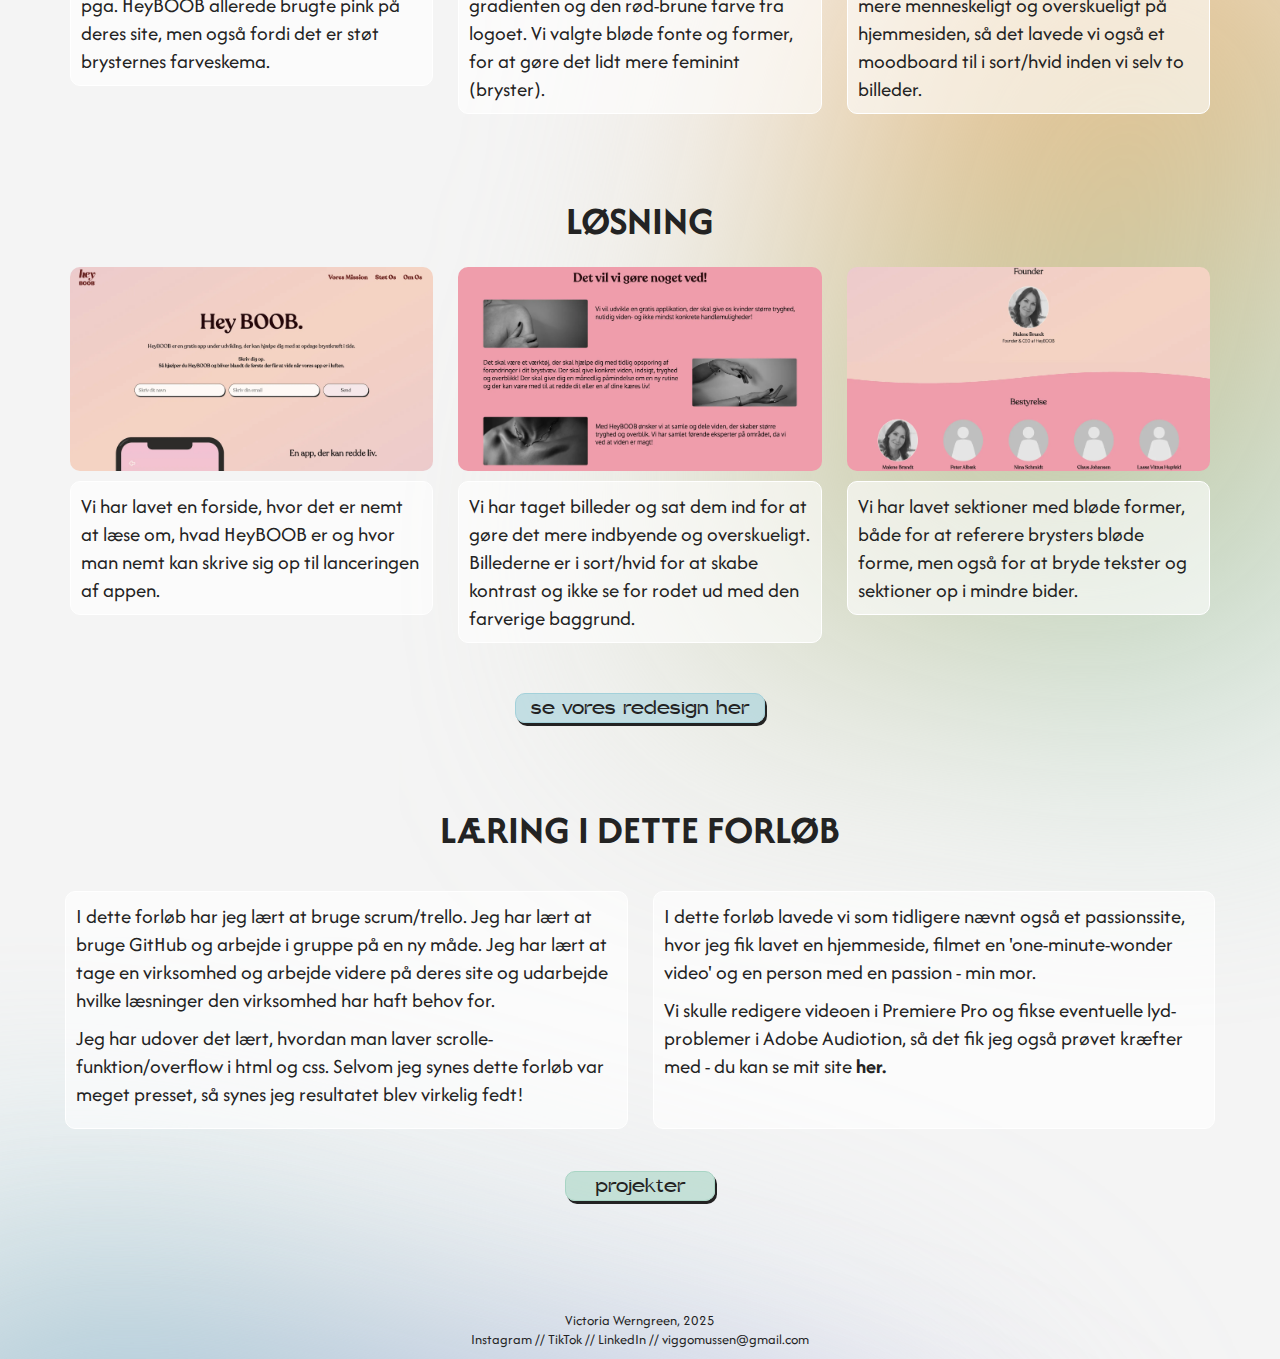
<file: tema5.html>
<!DOCTYPE html>
<html lang="da">
  <head>
    <meta charset="UTF-8" />
    <meta name="viewport" content="width=device-width, initial-scale=1.0" />
    <meta name="robots" content="noindex" />
    <title>05_virksomhed</title>

    <!-- link til css -->
    <link rel="stylesheet" href="generel.css" />
    <link rel="stylesheet" href="style.css" />

    <!-- link til google afacad font -->
    <link rel="preconnect" href="https://fonts.googleapis.com" />
    <link rel="preconnect" href="https://fonts.gstatic.com" crossorigin />
    <link href="https://fonts.googleapis.com/css2?family=Afacad+Flux:wght@100..1000&family=Afacad:ital,wght@0,400..700;1,400..700&family=Dongle&family=Modak&family=Outfit:wght@100..900&family=Oxygen:wght@300;400;700&family=Prata&family=Quicksand:wght@300..700&display=swap" rel="stylesheet" />

    <!-- her er mit favicon -->
    <link rel="icon" type="image/x-icon" href="img/logo.svg" />
  </head>
  <body>
    <header>
      <div class="logo">
        <a href="index.html"><img class="logo-pic" width="195" height="195" src="img/logo.svg" alt="logo" /></a>
      </div>
      <nav>
        <ul class="menu">
          <li><a href="index.html">Forside</a></li>
          <li><a href="projekter.html">Projekter</a></li>
          <li><a href="cv.html">CV</a></li>
        </ul>
      </nav>
      <div class="burger">
        <div class="line"></div>
        <div class="line"></div>
        <div class="line"></div>
      </div>
    </header>

    <main>
      <div class="intro_center">
        <h1 class="h1-mindre">05_virksomhed</h1>
        <h2>grundlæggende indhold</h2>
        <div class="citat">
          <p>Dette tema var delt i to: passionssite og virksomhedssite, hvor vi skulle lave vidoer, indhold og hjemmesider.</p>
          <p>På denne side har jeg valgt at dykke i dybden med virksomhedssitet, da jeg synes jeg lærte mest i det forløb.</p>
        </div>

        <div class="grid-1_1">
          <p class="intro-text">Dette var første gang vi skulle kode en hjemmeside i grupper. Jeg var i gruppe D, hvor vi fik muligheden for at redesigne HeyBOOBs hjemmeside</p>
          <p class="intro-text">HeyBOOB er en nonprofit organisation, der er i gang med at udvikle en app, der kan hjælpe kvinder (og mænd), med at selvtjekke og opsporing af brystkræft.</p>
        </div>
        <a class="knap_5b" href="https://victoriawerngreen.dk/kea/05_indhold/virksomhedssite/">se vores redesign her</a>
        <!-- indsæt ovenover link til hjemmeside -->
      </div>

      <!-- proces, læring og løsning -->

      <h2 class="h2-tema">før/nuværende side</h2>
      <div class="gallery-1_1_1">
        <div class="projekt_box">
          <img src="img/hb-forside.webp" alt="nuværende forside af heyboob" width="364" height="215" />
          <p class="tekst_bg">Dette er HeyBOOBs nuværende side. Der er ikke rigtig nogen brandidentit, siden var ikke responsiv, ingen cta-knapper, er uoverskuelig at se på og derudover har sign-up siden et helt andet design end resten af hjemmesiden.</p>
        </div>
        <div class="projekt_box">
          <img src="img/hey-boob.webp" alt="sign up siden til heyboob" width="364" height="215" />
          <p class="tekst_bg">Vi valgte HeyBOOB da hjemmesiden både kunne trænge en kærlig hånd, men også går til et rigtig godt formål. Vi kunne godt lide sign-up siden, så vi valgte at bruge den som inspiration/brandidentiteten.</p>
        </div>
        <div class="projekt_box">
          <img src="img/hb-styletile.webp" alt="styletile af nuværende heyboob hjemmeside" width="364" height="215" />
          <p class="tekst_bg">Efter vi kiggede den gamle hjemmeside igennem, så lavede vi et styletile af den. Vi synes at hjemmesiden giver lidt gender-reveal / baby-shower party vibes. Den er heller ikke særligt indbydende eller fangende.</p>
        </div>
      </div>

      <h2 class="h2-tema">proces</h2>
      <div class="gallery-1_1_1">
        <div class="projekt_box">
          <img src="img/hb-moodboard.webp" alt="vores moodboard til heyboob" width="364" height="215" />
          <p class="tekst_bg">Vi startede med at lave et moodboard, hvor vi tog fat i de pinke farver - både pga. HeyBOOB allerede brugte pink på deres site, men også fordi det er støt brysternes farveskema.</p>
        </div>
        <div class="projekt_box">
          <img src="img/hb-ny-styletile.webp" alt="vores styletile til heyboob" width="364" height="215" />
          <p class="tekst_bg">Så lavede vi et styletile. Vi fik især inspiration fra sign-up siden med farve gradienten og den rød-brune farve fra logoet. Vi valgte bløde fonte og former, for at gøre det lidt mere feminint (bryster).</p>
        </div>
        <div class="projekt_box">
          <img src="img/hb-photoshoot.webp" alt="filler" width="364" height="215" />
          <p class="tekst_bg">Vi kunne også godt tænke os at inkorporere nogle billeder for at gøre det mere menneskeligt og overskueligt på hjemmesiden, så det lavede vi også et moodboard til i sort/hvid inden vi selv to billeder.</p>
        </div>
      </div>

      <h2 class="h2-tema">løsning</h2>
      <div class="gallery-1_1_1">
        <div class="projekt_box">
          <img src="img/hb-ny.webp" alt="screenshot af vores forsiden på vores redesign af heyboob" width="364" height="215" />
          <p class="tekst_bg">Vi har lavet en forside, hvor det er nemt at læse om, hvad HeyBOOB er og hvor man nemt kan skrive sig op til lanceringen af appen.</p>
        </div>
        <div class="projekt_box">
          <img src="img/hb-mission.webp" alt="screenshot af mission siden på vores redesign af heyboob" width="364" height="215" />
          <p class="tekst_bg">Vi har taget billeder og sat dem ind for at gøre det mere indbyende og overskueligt. Billederne er i sort/hvid for at skabe kontrast og ikke se for rodet ud med den farverige baggrund.</p>
        </div>
        <div class="projekt_box">
          <img src="img/hb-omos.webp" alt="screenshot af om os siden på vores redesign af heyboob" width="364" height="215" />
          <p class="tekst_bg">Vi har lavet sektioner med bløde former, både for at referere brysters bløde forme, men også for at bryde tekster og sektioner op i mindre bider.</p>
        </div>
      </div>

      <a class="knap_5b" href="https://victoriawerngreen.dk/kea/05_indhold/virksomhedssite/">se vores redesign her</a>
      <!-- indsæt ovenover link til hjemmeside -->

      <h2 class="h2-tema">læring i dette forløb</h2>
      <div class="grid-1_1">
        <div class="laering">
          <p>I dette forløb har jeg lært at bruge scrum/trello. Jeg har lært at bruge GitHub og arbejde i gruppe på en ny måde. Jeg har lært at tage en virksomhed og arbejde videre på deres site og udarbejde hvilke læsninger den virksomhed har haft behov for.</p>
          <p>Jeg har udover det lært, hvordan man laver scrolle-funktion/overflow i html og css. Selvom jeg synes dette forløb var meget presset, så synes jeg resultatet blev virkelig fedt!</p>
        </div>
        <div class="laering">
          <p>I dette forløb lavede vi som tidligere nævnt også et passionssite, hvor jeg fik lavet en hjemmeside, filmet en 'one-minute-wonder video' og en person med en passion - min mor.</p>
          <p>Vi skulle redigere videoen i Premiere Pro og fikse eventuelle lyd-problemer i Adobe Audiotion, så det fik jeg også prøvet kræfter med - du kan se mit site <a id="her-link" href="https://victoriawerngreen.dk/kea/05_indhold/passionsite/">her.</a></p>
        </div>
      </div>
      <a class="knap_back" href="projekter.html">projekter</a>
    </main>

    <footer>
      <p>Victoria Werngreen, 2025</p>
      <!-- lav social media links om til ikoner -->
      <div class="socials">
        <p>
          <a href="https://www.instagram.com/victoriawerngreen/">Instagram //</a>
          <a href="https://www.tiktok.com/@victoriawerngreen/"> TikTok //</a>
          <a href="https://www.linkedin.com/in/victoria-werngreen-0b510b327/">LinkedIn //</a>
          viggomussen@gmail.com
        </p>
      </div>
    </footer>
    <script src="menu.js"></script>
  </body>
</html>
</file>
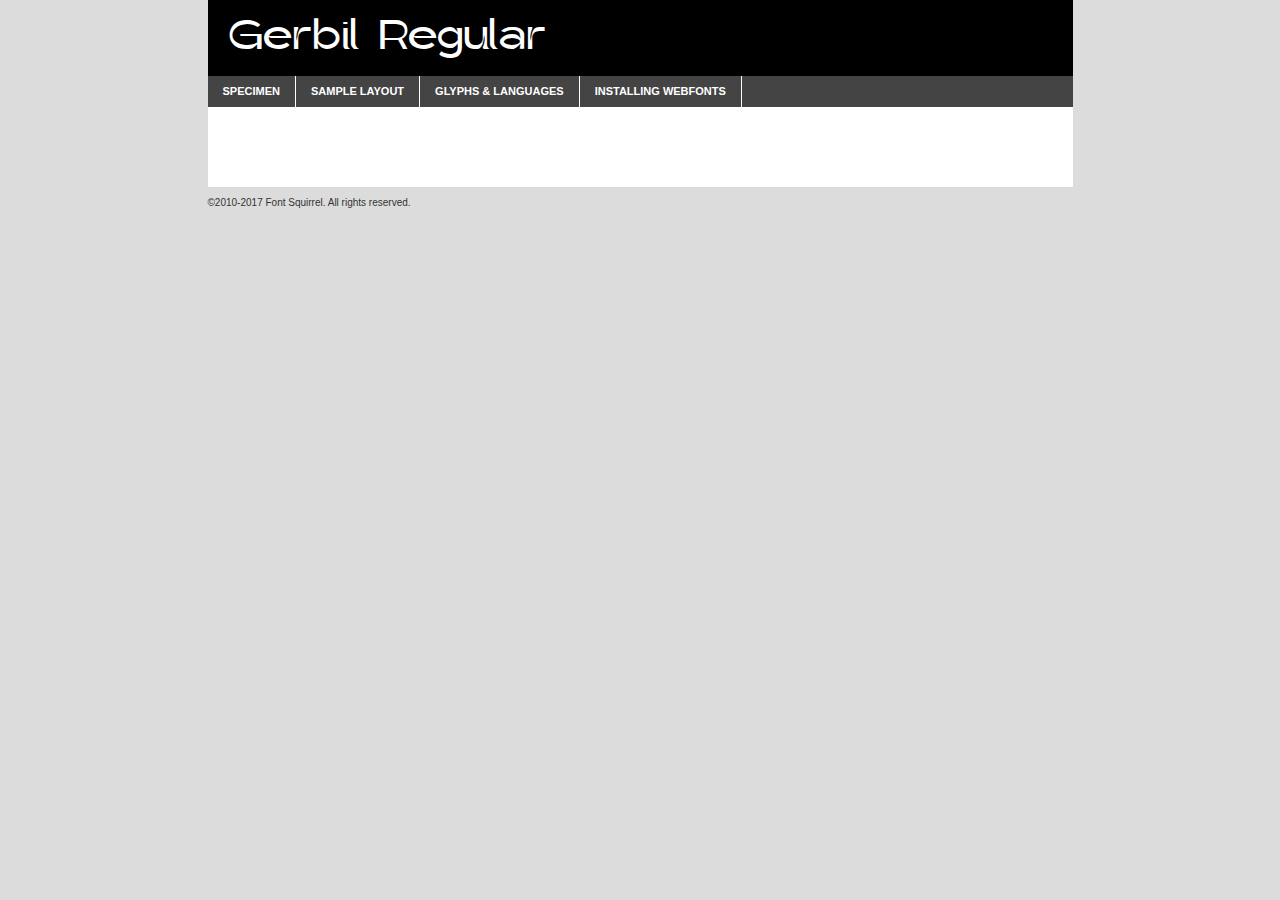
<file: font/gerbil-demo.html>
<!DOCTYPE html PUBLIC "-//W3C//DTD XHTML 1.0 Transitional//EN"
        "http://www.w3.org/TR/xhtml1/DTD/xhtml1-transitional.dtd">

<html xmlns="http://www.w3.org/1999/xhtml" xml:lang="en" lang="en">
<head>
    <meta http-equiv="Content-Type" content="text/html; charset=utf-8"/>
    <script src="http://ajax.googleapis.com/ajax/libs/jquery/1.7.2/jquery.min.js" type="text/javascript" charset="utf-8"></script>
    <script type="text/javascript">
		(function($) {
			$.fn.easyTabs = function(option) {
				var param = jQuery.extend({ fadeSpeed: 'fast', defaultContent: 1, activeClass: 'active' }, option);
				$(this).each(function() {
					var thisId = '#' + this.id;
					if ( param.defaultContent == '' )
					{
						param.defaultContent = 1;
					}
					if ( typeof param.defaultContent == 'number' )
					{
						var defaultTab = $(thisId + ' .tabs li:eq(' + (param.defaultContent - 1) + ') a').attr('href').substr(1);
					}
					else
					{
						var defaultTab = param.defaultContent;
					}
					$(thisId + ' .tabs li a').each(function() {
						var tabToHide = $(this).attr('href').substr(1);
						$('#' + tabToHide).addClass('easytabs-tab-content');
					});
					hideAll();
					changeContent(defaultTab);

					function hideAll() {$(thisId + ' .easytabs-tab-content').hide();}

					function changeContent(tabId)
					{
						hideAll();
						$(thisId + ' .tabs li').removeClass(param.activeClass);
						$(thisId + ' .tabs li a[href=#' + tabId + ']').closest('li').addClass(param.activeClass);
						if ( param.fadeSpeed != 'none' )
						{
							$(thisId + ' #' + tabId).fadeIn(param.fadeSpeed);
						}
						else
						{
							$(thisId + ' #' + tabId).show();
						}
					}

					$(thisId + ' .tabs li').click(function() {
						var tabId = $(this).find('a').attr('href').substr(1);
						changeContent(tabId);
						return false;
					});
				});
			}
		})(jQuery);
    </script>
    <link rel="stylesheet" href="specimen_files/specimen_stylesheet.css" type="text/css" charset="utf-8"/>
    <link rel="stylesheet" href="stylesheet.css" type="text/css" charset="utf-8"/>

    <style type="text/css">
        		body {
			font-family: 'gerbilregular';
        		}

            </style>

    <title>Gerbil Regular Specimen</title>


    <script type="text/javascript" charset="utf-8">
		$(document).ready(function() {
			$('#container').easyTabs({ defaultContent: 1 });
		});
    </script>
</head>

<body>
<div id="container">
    <div id="header">
		Gerbil Regular    </div>
    <ul class="tabs">
        <li><a href="#specimen">Specimen</a></li>
        <li><a href="#layout">Sample Layout</a></li>
		        <li><a href="#glyphs">Glyphs &amp; Languages</a></li>
        <li><a href="#installing">Installing Webfonts</a></li>

    </ul>

    <div id="main_content">


        <div id="specimen">

            <div class="section">
                <div class="grid12 firstcol">
                    <div class="huge">AaBb</div>
                </div>
            </div>

            <div class="section">
                <div class="glyph_range">A&#x200B;B&#x200b;C&#x200b;D&#x200b;E&#x200b;F&#x200b;G&#x200b;H&#x200b;I&#x200b;J&#x200b;K&#x200b;L&#x200b;M&#x200b;N&#x200b;O&#x200b;P&#x200b;Q&#x200b;R&#x200b;S&#x200b;T&#x200b;U&#x200b;V&#x200b;W&#x200b;X&#x200b;Y&#x200b;Z&#x200b;a&#x200b;b&#x200b;c&#x200b;d&#x200b;e&#x200b;f&#x200b;g&#x200b;h&#x200b;i&#x200b;j&#x200b;k&#x200b;l&#x200b;m&#x200b;n&#x200b;o&#x200b;p&#x200b;q&#x200b;r&#x200b;s&#x200b;t&#x200b;u&#x200b;v&#x200b;w&#x200b;x&#x200b;y&#x200b;z&#x200b;1&#x200b;2&#x200b;3&#x200b;4&#x200b;5&#x200b;6&#x200b;7&#x200b;8&#x200b;9&#x200b;0&#x200b;&amp;&#x200b;.&#x200b;,&#x200b;?&#x200b;!&#x200b;&#64;&#x200b;(&#x200b;)&#x200b;#&#x200b;$&#x200b;%&#x200b;*&#x200b;+&#x200b;-&#x200b;=&#x200b;:&#x200b;;</div>
            </div>
            <div class="section">
                <div class="grid12 firstcol">
                    <table class="sample_table">
                        <tr>
                            <td>10</td>
                            <td class="size10">abcdefghijklmnopqrstuvwxyzABCDEFGHIJKLMNOPQRSTUVWXYZ0123456789abcdefghijklmnopqrstuvwxyzABCDEFGHIJKLMNOPQRSTUVWXYZ0123456789abcdefghijklmnopqrstuvwxyzABCDEFGHIJKLMNOPQRSTUVWXYZ</td>
                        </tr>
                        <tr>
                            <td>11</td>
                            <td class="size11">abcdefghijklmnopqrstuvwxyzABCDEFGHIJKLMNOPQRSTUVWXYZ0123456789abcdefghijklmnopqrstuvwxyzABCDEFGHIJKLMNOPQRSTUVWXYZ0123456789abcdefghijklmnopqrstuvwxyzABCDEFGHIJKLMNOPQRSTUVWXYZ</td>
                        </tr>
                        <tr>
                            <td>12</td>
                            <td class="size12">abcdefghijklmnopqrstuvwxyzABCDEFGHIJKLMNOPQRSTUVWXYZ0123456789abcdefghijklmnopqrstuvwxyzABCDEFGHIJKLMNOPQRSTUVWXYZ0123456789abcdefghijklmnopqrstuvwxyzABCDEFGHIJKLMNOPQRSTUVWXYZ</td>
                        </tr>
                        <tr>
                            <td>13</td>
                            <td class="size13">abcdefghijklmnopqrstuvwxyzABCDEFGHIJKLMNOPQRSTUVWXYZ0123456789abcdefghijklmnopqrstuvwxyzABCDEFGHIJKLMNOPQRSTUVWXYZ0123456789abcdefghijklmnopqrstuvwxyzABCDEFGHIJKLMNOPQRSTUVWXYZ</td>
                        </tr>
                        <tr>
                            <td>14</td>
                            <td class="size14">abcdefghijklmnopqrstuvwxyzABCDEFGHIJKLMNOPQRSTUVWXYZ0123456789abcdefghijklmnopqrstuvwxyzABCDEFGHIJKLMNOPQRSTUVWXYZ0123456789abcdefghijklmnopqrstuvwxyzABCDEFGHIJKLMNOPQRSTUVWXYZ</td>
                        </tr>
                        <tr>
                            <td>16</td>
                            <td class="size16">abcdefghijklmnopqrstuvwxyzABCDEFGHIJKLMNOPQRSTUVWXYZ0123456789abcdefghijklmnopqrstuvwxyzABCDEFGHIJKLMNOPQRSTUVWXYZ</td>
                        </tr>
                        <tr>
                            <td>18</td>
                            <td class="size18">abcdefghijklmnopqrstuvwxyzABCDEFGHIJKLMNOPQRSTUVWXYZ0123456789abcdefghijklmnopqrstuvwxyzABCDEFGHIJKLMNOPQRSTUVWXYZ</td>
                        </tr>
                        <tr>
                            <td>20</td>
                            <td class="size20">abcdefghijklmnopqrstuvwxyzABCDEFGHIJKLMNOPQRSTUVWXYZ0123456789abcdefghijklmnopqrstuvwxyzABCDEFGHIJKLMNOPQRSTUVWXYZ</td>
                        </tr>
                        <tr>
                            <td>24</td>
                            <td class="size24">abcdefghijklmnopqrstuvwxyzABCDEFGHIJKLMNOPQRSTUVWXYZ0123456789abcdefghijklmnopqrstuvwxyzABCDEFGHIJKLMNOPQRSTUVWXYZ</td>
                        </tr>
                        <tr>
                            <td>30</td>
                            <td class="size30">abcdefghijklmnopqrstuvwxyzABCDEFGHIJKLMNOPQRSTUVWXYZ0123456789abcdefghijklmnopqrstuvwxyzABCDEFGHIJKLMNOPQRSTUVWXYZ</td>
                        </tr>
                        <tr>
                            <td>36</td>
                            <td class="size36">abcdefghijklmnopqrstuvwxyzABCDEFGHIJKLMNOPQRSTUVWXYZ0123456789abcdefghijklmnopqrstuvwxyzABCDEFGHIJKLMNOPQRSTUVWXYZ</td>
                        </tr>
                        <tr>
                            <td>48</td>
                            <td class="size48">abcdefghijklmnopqrstuvwxyzABCDEFGHIJKLMNOPQRSTUVWXYZ0123456789abcdefghijklmnopqrstuvwxyzABCDEFGHIJKLMNOPQRSTUVWXYZ</td>
                        </tr>
                        <tr>
                            <td>60</td>
                            <td class="size60">abcdefghijklmnopqrstuvwxyzABCDEFGHIJKLMNOPQRSTUVWXYZ0123456789abcdefghijklmnopqrstuvwxyzABCDEFGHIJKLMNOPQRSTUVWXYZ</td>
                        </tr>
                        <tr>
                            <td>72</td>
                            <td class="size72">abcdefghijklmnopqrstuvwxyzABCDEFGHIJKLMNOPQRSTUVWXYZ0123456789abcdefghijklmnopqrstuvwxyzABCDEFGHIJKLMNOPQRSTUVWXYZ</td>
                        </tr>
                        <tr>
                            <td>90</td>
                            <td class="size90">abcdefghijklmnopqrstuvwxyzABCDEFGHIJKLMNOPQRSTUVWXYZ0123456789abcdefghijklmnopqrstuvwxyzABCDEFGHIJKLMNOPQRSTUVWXYZ</td>
                        </tr>
                    </table>

                </div>

            </div>


            <div class="section" id="bodycomparison">


                <div id="xheight">
                    <div class="fontbody">&#x25FC;&#x25FC;&#x25FC;&#x25FC;&#x25FC;&#x25FC;&#x25FC;&#x25FC;&#x25FC;&#x25FC;&#x25FC;&#x25FC;&#x25FC;&#x25FC;&#x25FC;&#x25FC;&#x25FC;&#x25FC;&#x25FC;&#x25FC;&#x25FC;&#x25FC;&#x25FC;&#x25FC;&#x25FC;&#x25FC;&#x25FC;&#x25FC;&#x25FC;&#x25FC;&#x25FC;&#x25FC;&#x25FC;&#x25FC;&#x25FC;&#x25FC;&#x25FC;&#x25FC;&#x25FC;&#x25FC;&#x25FC;&#x25FC;&#x25FC;&#x25FC;&#x25FC;&#x25FC;&#x25FC;&#x25FC;&#x25FC;&#x25FC;&#x25FC;&#x25FC;&#x25FC;&#x25FC;&#x25FC;&#x25FC;&#x25FC;&#x25FC;&#x25FC;&#x25FC;&#x25FC;&#x25FC;&#x25FC;&#x25FC;&#x25FC;&#x25FC;&#x25FC;&#x25FC;&#x25FC;&#x25FC;&#x25FC;&#x25FC;&#x25FC;&#x25FC;&#x25FC;&#x25FC;&#x25FC;&#x25FC;&#x25FC;&#x25FC;&#x25FC;&#x25FC;&#x25FC;&#x25FC;&#x25FC;&#x25FC;&#x25FC;&#x25FC;&#x25FC;&#x25FC;&#x25FC;&#x25FC;&#x25FC;&#x25FC;&#x25FC;&#x25FC;&#x25FC;&#x25FC;&#x25FC;body</div>
                    <div class="arialbody">body</div>
                    <div class="verdanabody">body</div>
                    <div class="georgiabody">body</div>
                </div>
                <div class="fontbody" style="z-index:1">
                    body<span>Gerbil Regular</span>
                </div>
                <div class="arialbody" style="z-index:1">
                    body<span>Arial</span>
                </div>
                <div class="verdanabody" style="z-index:1">
                    body<span>Verdana</span>
                </div>
                <div class="georgiabody" style="z-index:1">
                    body<span>Georgia</span>
                </div>


            </div>


            <div class="section psample psample_row1" id="">

                <div class="grid2 firstcol">
                    <p class="size10"><span>10.</span>Aenean lacinia bibendum nulla sed consectetur. Fusce dapibus, tellus ac cursus commodo, tortor mauris condimentum nibh, ut fermentum massa justo sit amet risus. Nullam id dolor id nibh ultricies vehicula ut id elit. Cum sociis natoque penatibus et magnis dis parturient montes, nascetur ridiculus mus. Nulla vitae elit libero, a pharetra augue.</p>

                </div>
                <div class="grid3">
                    <p class="size11"><span>11.</span>Aenean lacinia bibendum nulla sed consectetur. Fusce dapibus, tellus ac cursus commodo, tortor mauris condimentum nibh, ut fermentum massa justo sit amet risus. Nullam id dolor id nibh ultricies vehicula ut id elit. Cum sociis natoque penatibus et magnis dis parturient montes, nascetur ridiculus mus. Nulla vitae elit libero, a pharetra augue.</p>

                </div>
                <div class="grid3">
                    <p class="size12"><span>12.</span>Aenean lacinia bibendum nulla sed consectetur. Fusce dapibus, tellus ac cursus commodo, tortor mauris condimentum nibh, ut fermentum massa justo sit amet risus. Nullam id dolor id nibh ultricies vehicula ut id elit. Cum sociis natoque penatibus et magnis dis parturient montes, nascetur ridiculus mus. Nulla vitae elit libero, a pharetra augue.</p>

                </div>
                <div class="grid4">
                    <p class="size13"><span>13.</span>Aenean lacinia bibendum nulla sed consectetur. Fusce dapibus, tellus ac cursus commodo, tortor mauris condimentum nibh, ut fermentum massa justo sit amet risus. Nullam id dolor id nibh ultricies vehicula ut id elit. Cum sociis natoque penatibus et magnis dis parturient montes, nascetur ridiculus mus. Nulla vitae elit libero, a pharetra augue.</p>

                </div>
                <div class="white_blend"></div>

            </div>
            <div class="section psample psample_row2" id="">
                <div class="grid3 firstcol">
                    <p class="size14"><span>14.</span>Aenean lacinia bibendum nulla sed consectetur. Fusce dapibus, tellus ac cursus commodo, tortor mauris condimentum nibh, ut fermentum massa justo sit amet risus. Nullam id dolor id nibh ultricies vehicula ut id elit. Cum sociis natoque penatibus et magnis dis parturient montes, nascetur ridiculus mus. Nulla vitae elit libero, a pharetra augue.</p>

                </div>
                <div class="grid4">
                    <p class="size16"><span>16.</span>Aenean lacinia bibendum nulla sed consectetur. Fusce dapibus, tellus ac cursus commodo, tortor mauris condimentum nibh, ut fermentum massa justo sit amet risus. Nullam id dolor id nibh ultricies vehicula ut id elit. Cum sociis natoque penatibus et magnis dis parturient montes, nascetur ridiculus mus. Nulla vitae elit libero, a pharetra augue.</p>

                </div>
                <div class="grid5">
                    <p class="size18"><span>18.</span>Aenean lacinia bibendum nulla sed consectetur. Fusce dapibus, tellus ac cursus commodo, tortor mauris condimentum nibh, ut fermentum massa justo sit amet risus. Nullam id dolor id nibh ultricies vehicula ut id elit. Cum sociis natoque penatibus et magnis dis parturient montes, nascetur ridiculus mus. Nulla vitae elit libero, a pharetra augue.</p>

                </div>

                <div class="white_blend"></div>

            </div>

            <div class="section psample psample_row3" id="">
                <div class="grid5 firstcol">
                    <p class="size20"><span>20.</span>Aenean lacinia bibendum nulla sed consectetur. Fusce dapibus, tellus ac cursus commodo, tortor mauris condimentum nibh, ut fermentum massa justo sit amet risus. Nullam id dolor id nibh ultricies vehicula ut id elit. Cum sociis natoque penatibus et magnis dis parturient montes, nascetur ridiculus mus. Nulla vitae elit libero, a pharetra augue.</p>
                </div>
                <div class="grid7">
                    <p class="size24"><span>24.</span>Aenean lacinia bibendum nulla sed consectetur. Fusce dapibus, tellus ac cursus commodo, tortor mauris condimentum nibh, ut fermentum massa justo sit amet risus. Nullam id dolor id nibh ultricies vehicula ut id elit. Cum sociis natoque penatibus et magnis dis parturient montes, nascetur ridiculus mus. Nulla vitae elit libero, a pharetra augue.</p>
                </div>

                <div class="white_blend"></div>

            </div>

            <div class="section psample psample_row4" id="">
                <div class="grid12 firstcol">
                    <p class="size30"><span>30.</span>Aenean lacinia bibendum nulla sed consectetur. Fusce dapibus, tellus ac cursus commodo, tortor mauris condimentum nibh, ut fermentum massa justo sit amet risus. Nullam id dolor id nibh ultricies vehicula ut id elit. Cum sociis natoque penatibus et magnis dis parturient montes, nascetur ridiculus mus. Nulla vitae elit libero, a pharetra augue.</p>
                </div>
                <div class="white_blend"></div>

            </div>


            <div class="section psample psample_row1 fullreverse">
                <div class="grid2 firstcol">
                    <p class="size10"><span>10.</span>Aenean lacinia bibendum nulla sed consectetur. Fusce dapibus, tellus ac cursus commodo, tortor mauris condimentum nibh, ut fermentum massa justo sit amet risus. Nullam id dolor id nibh ultricies vehicula ut id elit. Cum sociis natoque penatibus et magnis dis parturient montes, nascetur ridiculus mus. Nulla vitae elit libero, a pharetra augue.</p>

                </div>
                <div class="grid3">
                    <p class="size11"><span>11.</span>Aenean lacinia bibendum nulla sed consectetur. Fusce dapibus, tellus ac cursus commodo, tortor mauris condimentum nibh, ut fermentum massa justo sit amet risus. Nullam id dolor id nibh ultricies vehicula ut id elit. Cum sociis natoque penatibus et magnis dis parturient montes, nascetur ridiculus mus. Nulla vitae elit libero, a pharetra augue.</p>

                </div>
                <div class="grid3">
                    <p class="size12"><span>12.</span>Aenean lacinia bibendum nulla sed consectetur. Fusce dapibus, tellus ac cursus commodo, tortor mauris condimentum nibh, ut fermentum massa justo sit amet risus. Nullam id dolor id nibh ultricies vehicula ut id elit. Cum sociis natoque penatibus et magnis dis parturient montes, nascetur ridiculus mus. Nulla vitae elit libero, a pharetra augue.</p>

                </div>
                <div class="grid4">
                    <p class="size13"><span>13.</span>Aenean lacinia bibendum nulla sed consectetur. Fusce dapibus, tellus ac cursus commodo, tortor mauris condimentum nibh, ut fermentum massa justo sit amet risus. Nullam id dolor id nibh ultricies vehicula ut id elit. Cum sociis natoque penatibus et magnis dis parturient montes, nascetur ridiculus mus. Nulla vitae elit libero, a pharetra augue.</p>

                </div>
                <div class="black_blend"></div>

            </div>

            <div class="section psample psample_row2 fullreverse">
                <div class="grid3 firstcol">
                    <p class="size14"><span>14.</span>Aenean lacinia bibendum nulla sed consectetur. Fusce dapibus, tellus ac cursus commodo, tortor mauris condimentum nibh, ut fermentum massa justo sit amet risus. Nullam id dolor id nibh ultricies vehicula ut id elit. Cum sociis natoque penatibus et magnis dis parturient montes, nascetur ridiculus mus. Nulla vitae elit libero, a pharetra augue.</p>

                </div>
                <div class="grid4">
                    <p class="size16"><span>16.</span>Aenean lacinia bibendum nulla sed consectetur. Fusce dapibus, tellus ac cursus commodo, tortor mauris condimentum nibh, ut fermentum massa justo sit amet risus. Nullam id dolor id nibh ultricies vehicula ut id elit. Cum sociis natoque penatibus et magnis dis parturient montes, nascetur ridiculus mus. Nulla vitae elit libero, a pharetra augue.</p>

                </div>
                <div class="grid5">
                    <p class="size18"><span>18.</span>Aenean lacinia bibendum nulla sed consectetur. Fusce dapibus, tellus ac cursus commodo, tortor mauris condimentum nibh, ut fermentum massa justo sit amet risus. Nullam id dolor id nibh ultricies vehicula ut id elit. Cum sociis natoque penatibus et magnis dis parturient montes, nascetur ridiculus mus. Nulla vitae elit libero, a pharetra augue.</p>

                </div>
                <div class="black_blend"></div>

            </div>

            <div class="section psample fullreverse psample_row3" id="">
                <div class="grid5 firstcol">
                    <p class="size20"><span>20.</span>Aenean lacinia bibendum nulla sed consectetur. Fusce dapibus, tellus ac cursus commodo, tortor mauris condimentum nibh, ut fermentum massa justo sit amet risus. Nullam id dolor id nibh ultricies vehicula ut id elit. Cum sociis natoque penatibus et magnis dis parturient montes, nascetur ridiculus mus. Nulla vitae elit libero, a pharetra augue.</p>
                </div>
                <div class="grid7">
                    <p class="size24"><span>24.</span>Aenean lacinia bibendum nulla sed consectetur. Fusce dapibus, tellus ac cursus commodo, tortor mauris condimentum nibh, ut fermentum massa justo sit amet risus. Nullam id dolor id nibh ultricies vehicula ut id elit. Cum sociis natoque penatibus et magnis dis parturient montes, nascetur ridiculus mus. Nulla vitae elit libero, a pharetra augue.</p>
                </div>

                <div class="black_blend"></div>

            </div>

            <div class="section psample fullreverse psample_row4" id="" style="border-bottom: 20px #000 solid;">
                <div class="grid12 firstcol">
                    <p class="size30"><span>30.</span>Aenean lacinia bibendum nulla sed consectetur. Fusce dapibus, tellus ac cursus commodo, tortor mauris condimentum nibh, ut fermentum massa justo sit amet risus. Nullam id dolor id nibh ultricies vehicula ut id elit. Cum sociis natoque penatibus et magnis dis parturient montes, nascetur ridiculus mus. Nulla vitae elit libero, a pharetra augue.</p>
                </div>
                <div class="black_blend"></div>

            </div>


        </div>

        <div id="layout">

            <div class="section">

                <div class="grid12 firstcol">
                    <h1>Lorem Ipsum Dolor</h1>
                    <h2>Etiam porta sem malesuada magna mollis euismod</h2>

                    <p class="byline">By <a href="#link">Aenean Lacinia</a></p>
                </div>
            </div>
            <div class="section">
                <div class="grid8 firstcol">
                    <p class="large">Donec sed odio dui. Morbi leo risus, porta ac consectetur ac, vestibulum at eros. Fusce dapibus, tellus ac cursus commodo, tortor mauris condimentum nibh, ut fermentum massa justo sit amet risus. </p>


                    <h3>Pellentesque ornare sem</h3>

                    <p>Maecenas sed diam eget risus varius blandit sit amet non magna. Maecenas faucibus mollis interdum. Donec ullamcorper nulla non metus auctor fringilla. Nullam id dolor id nibh ultricies vehicula ut id elit. Nullam id dolor id nibh ultricies vehicula ut id elit. </p>

                    <p>Aenean eu leo quam. Pellentesque ornare sem lacinia quam venenatis vestibulum. Lorem ipsum dolor sit amet, consectetur adipiscing elit. Cum sociis natoque penatibus et magnis dis parturient montes, nascetur ridiculus mus. </p>

                    <p>Nulla vitae elit libero, a pharetra augue. Praesent commodo cursus magna, vel scelerisque nisl consectetur et. Aenean lacinia bibendum nulla sed consectetur. </p>

                    <p>Nullam quis risus eget urna mollis ornare vel eu leo. Nullam quis risus eget urna mollis ornare vel eu leo. Maecenas sed diam eget risus varius blandit sit amet non magna. Donec ullamcorper nulla non metus auctor fringilla. </p>

                    <h3>Cras mattis consectetur</h3>

                    <p>Aenean eu leo quam. Pellentesque ornare sem lacinia quam venenatis vestibulum. Aenean lacinia bibendum nulla sed consectetur. Integer posuere erat a ante venenatis dapibus posuere velit aliquet. Cras mattis consectetur purus sit amet fermentum. </p>

                    <p>Nullam id dolor id nibh ultricies vehicula ut id elit. Nullam quis risus eget urna mollis ornare vel eu leo. Cras mattis consectetur purus sit amet fermentum.</p>
                </div>

                <div class="grid4 sidebar">

                    <div class="box reverse">
                        <p class="last">Nullam quis risus eget urna mollis ornare vel eu leo. Donec ullamcorper nulla non metus auctor fringilla. Cras mattis consectetur purus sit amet fermentum. Sed posuere consectetur est at lobortis. Lorem ipsum dolor sit amet, consectetur adipiscing elit. </p>
                    </div>

                    <p class="caption">Maecenas sed diam eget risus varius.</p>

                    <p>Vestibulum id ligula porta felis euismod semper. Integer posuere erat a ante venenatis dapibus posuere velit aliquet. Vestibulum id ligula porta felis euismod semper. Sed posuere consectetur est at lobortis. Maecenas sed diam eget risus varius blandit sit amet non magna. Fusce dapibus, tellus ac cursus commodo, tortor mauris condimentum nibh, ut fermentum massa justo sit amet risus. </p>


                    <p>Duis mollis, est non commodo luctus, nisi erat porttitor ligula, eget lacinia odio sem nec elit. Aenean lacinia bibendum nulla sed consectetur. Vivamus sagittis lacus vel augue laoreet rutrum faucibus dolor auctor. Aenean lacinia bibendum nulla sed consectetur. Nullam quis risus eget urna mollis ornare vel eu leo. </p>

                    <p>Praesent commodo cursus magna, vel scelerisque nisl consectetur et. Donec ullamcorper nulla non metus auctor fringilla. Maecenas faucibus mollis interdum. Fusce dapibus, tellus ac cursus commodo, tortor mauris condimentum nibh, ut fermentum massa justo sit amet risus. </p>

                </div>
            </div>

        </div>


		

        <div id="glyphs">
            <div class="section">
                <div class="grid12 firstcol">

                    <h1>Language Support</h1>
                    <p>The subset of Gerbil Regular in this kit supports the following languages:<br/>

						Albanian, Basque, Chamorro, English, Finnish, Galician, German, Italian, Malagasy, Alsatian, Arrernte, Aymara, Bislama, Cebuano, Corsican, Fijian, French_creole, Gilbertese, Haitian_creole, Hmong, Hopi, Ibanag, Iloko_ilokano, Indonesian, Interglossa_glosa, Interlingua, Irish_gaelic, Lojban, Lombard, Luxembourgeois, Manx, Mohawk, Norfolk_pitcairnese, Occitan, Oromo, Pangasinan, Papiamento, Piedmontese, Potawatomi, Romansh, Rotokas, Sami_lule, Sardinian, Scots_gaelic, Seychelles_creole, Shona, Somali, Southern_ndebele, Swahili, Swati_swazi, Tagalog_filipino_pilipino, Tetum, Tok_pisin, Uyghur_latinized, Volapuk, Warlpiri, Xhosa, Yapese, Zulu, Latinbasic, Demo                    </p>
                    <h1>Glyph Chart</h1>
                    <p>The subset of Gerbil Regular in this kit includes all the glyphs listed below. Unicode entities are included above each glyph to help you insert individual characters into your layout.</p>
                    <div id="glyph_chart">

																																	                                <div><p>&amp;#13;</p>&#13;</div>
																				                                <div><p>&amp;#32;</p>&#32;</div>
																				                                <div><p>&amp;#33;</p>&#33;</div>
																				                                <div><p>&amp;#35;</p>&#35;</div>
																				                                <div><p>&amp;#36;</p>&#36;</div>
																				                                <div><p>&amp;#37;</p>&#37;</div>
																				                                <div><p>&amp;#38;</p>&#38;</div>
																				                                <div><p>&amp;#44;</p>&#44;</div>
																				                                <div><p>&amp;#46;</p>&#46;</div>
																				                                <div><p>&amp;#48;</p>&#48;</div>
																				                                <div><p>&amp;#49;</p>&#49;</div>
																				                                <div><p>&amp;#50;</p>&#50;</div>
																				                                <div><p>&amp;#51;</p>&#51;</div>
																				                                <div><p>&amp;#52;</p>&#52;</div>
																				                                <div><p>&amp;#53;</p>&#53;</div>
																				                                <div><p>&amp;#54;</p>&#54;</div>
																				                                <div><p>&amp;#55;</p>&#55;</div>
																				                                <div><p>&amp;#56;</p>&#56;</div>
																				                                <div><p>&amp;#57;</p>&#57;</div>
																				                                <div><p>&amp;#58;</p>&#58;</div>
																				                                <div><p>&amp;#59;</p>&#59;</div>
																				                                <div><p>&amp;#63;</p>&#63;</div>
																				                                <div><p>&amp;#64;</p>&#64;</div>
																				                                <div><p>&amp;#65;</p>&#65;</div>
																				                                <div><p>&amp;#66;</p>&#66;</div>
																				                                <div><p>&amp;#67;</p>&#67;</div>
																				                                <div><p>&amp;#68;</p>&#68;</div>
																				                                <div><p>&amp;#69;</p>&#69;</div>
																				                                <div><p>&amp;#70;</p>&#70;</div>
																				                                <div><p>&amp;#71;</p>&#71;</div>
																				                                <div><p>&amp;#72;</p>&#72;</div>
																				                                <div><p>&amp;#73;</p>&#73;</div>
																				                                <div><p>&amp;#74;</p>&#74;</div>
																				                                <div><p>&amp;#75;</p>&#75;</div>
																				                                <div><p>&amp;#76;</p>&#76;</div>
																				                                <div><p>&amp;#77;</p>&#77;</div>
																				                                <div><p>&amp;#78;</p>&#78;</div>
																				                                <div><p>&amp;#79;</p>&#79;</div>
																				                                <div><p>&amp;#80;</p>&#80;</div>
																				                                <div><p>&amp;#81;</p>&#81;</div>
																				                                <div><p>&amp;#82;</p>&#82;</div>
																				                                <div><p>&amp;#83;</p>&#83;</div>
																				                                <div><p>&amp;#84;</p>&#84;</div>
																				                                <div><p>&amp;#85;</p>&#85;</div>
																				                                <div><p>&amp;#86;</p>&#86;</div>
																				                                <div><p>&amp;#87;</p>&#87;</div>
																				                                <div><p>&amp;#88;</p>&#88;</div>
																				                                <div><p>&amp;#89;</p>&#89;</div>
																				                                <div><p>&amp;#90;</p>&#90;</div>
																				                                <div><p>&amp;#97;</p>&#97;</div>
																				                                <div><p>&amp;#98;</p>&#98;</div>
																				                                <div><p>&amp;#99;</p>&#99;</div>
																				                                <div><p>&amp;#100;</p>&#100;</div>
																				                                <div><p>&amp;#101;</p>&#101;</div>
																				                                <div><p>&amp;#102;</p>&#102;</div>
																				                                <div><p>&amp;#103;</p>&#103;</div>
																				                                <div><p>&amp;#104;</p>&#104;</div>
																				                                <div><p>&amp;#105;</p>&#105;</div>
																				                                <div><p>&amp;#106;</p>&#106;</div>
																				                                <div><p>&amp;#107;</p>&#107;</div>
																				                                <div><p>&amp;#108;</p>&#108;</div>
																				                                <div><p>&amp;#109;</p>&#109;</div>
																				                                <div><p>&amp;#110;</p>&#110;</div>
																				                                <div><p>&amp;#111;</p>&#111;</div>
																				                                <div><p>&amp;#112;</p>&#112;</div>
																				                                <div><p>&amp;#113;</p>&#113;</div>
																				                                <div><p>&amp;#114;</p>&#114;</div>
																				                                <div><p>&amp;#115;</p>&#115;</div>
																				                                <div><p>&amp;#116;</p>&#116;</div>
																				                                <div><p>&amp;#117;</p>&#117;</div>
																				                                <div><p>&amp;#118;</p>&#118;</div>
																				                                <div><p>&amp;#119;</p>&#119;</div>
																				                                <div><p>&amp;#120;</p>&#120;</div>
																				                                <div><p>&amp;#121;</p>&#121;</div>
																				                                <div><p>&amp;#122;</p>&#122;</div>
																				                                <div><p>&amp;#160;</p>&#160;</div>
																				                                <div><p>&amp;#162;</p>&#162;</div>
																				                                <div><p>&amp;#163;</p>&#163;</div>
																				                                <div><p>&amp;#165;</p>&#165;</div>
																				                                <div><p>&amp;#169;</p>&#169;</div>
																				                                <div><p>&amp;#174;</p>&#174;</div>
																				                                <div><p>&amp;#192;</p>&#192;</div>
																				                                <div><p>&amp;#193;</p>&#193;</div>
																				                                <div><p>&amp;#194;</p>&#194;</div>
																				                                <div><p>&amp;#195;</p>&#195;</div>
																				                                <div><p>&amp;#196;</p>&#196;</div>
																				                                <div><p>&amp;#197;</p>&#197;</div>
																				                                <div><p>&amp;#199;</p>&#199;</div>
																				                                <div><p>&amp;#200;</p>&#200;</div>
																				                                <div><p>&amp;#201;</p>&#201;</div>
																				                                <div><p>&amp;#202;</p>&#202;</div>
																				                                <div><p>&amp;#203;</p>&#203;</div>
																				                                <div><p>&amp;#204;</p>&#204;</div>
																				                                <div><p>&amp;#205;</p>&#205;</div>
																				                                <div><p>&amp;#206;</p>&#206;</div>
																				                                <div><p>&amp;#207;</p>&#207;</div>
																				                                <div><p>&amp;#209;</p>&#209;</div>
																				                                <div><p>&amp;#210;</p>&#210;</div>
																				                                <div><p>&amp;#211;</p>&#211;</div>
																				                                <div><p>&amp;#212;</p>&#212;</div>
																				                                <div><p>&amp;#213;</p>&#213;</div>
																				                                <div><p>&amp;#214;</p>&#214;</div>
																				                                <div><p>&amp;#217;</p>&#217;</div>
																				                                <div><p>&amp;#218;</p>&#218;</div>
																				                                <div><p>&amp;#219;</p>&#219;</div>
																				                                <div><p>&amp;#220;</p>&#220;</div>
																				                                <div><p>&amp;#223;</p>&#223;</div>
																				                                <div><p>&amp;#224;</p>&#224;</div>
																				                                <div><p>&amp;#225;</p>&#225;</div>
																				                                <div><p>&amp;#226;</p>&#226;</div>
																				                                <div><p>&amp;#227;</p>&#227;</div>
																				                                <div><p>&amp;#228;</p>&#228;</div>
																				                                <div><p>&amp;#229;</p>&#229;</div>
																				                                <div><p>&amp;#231;</p>&#231;</div>
																				                                <div><p>&amp;#232;</p>&#232;</div>
																				                                <div><p>&amp;#233;</p>&#233;</div>
																				                                <div><p>&amp;#235;</p>&#235;</div>
																				                                <div><p>&amp;#236;</p>&#236;</div>
																				                                <div><p>&amp;#237;</p>&#237;</div>
																				                                <div><p>&amp;#238;</p>&#238;</div>
																				                                <div><p>&amp;#239;</p>&#239;</div>
																				                                <div><p>&amp;#241;</p>&#241;</div>
																				                                <div><p>&amp;#242;</p>&#242;</div>
																				                                <div><p>&amp;#243;</p>&#243;</div>
																				                                <div><p>&amp;#244;</p>&#244;</div>
																				                                <div><p>&amp;#245;</p>&#245;</div>
																				                                <div><p>&amp;#246;</p>&#246;</div>
																				                                <div><p>&amp;#249;</p>&#249;</div>
																				                                <div><p>&amp;#250;</p>&#250;</div>
																				                                <div><p>&amp;#251;</p>&#251;</div>
																				                                <div><p>&amp;#252;</p>&#252;</div>
																				                                <div><p>&amp;#255;</p>&#255;</div>
																				                                <div><p>&amp;#376;</p>&#376;</div>
																				                                <div><p>&amp;#8192;</p>&#8192;</div>
																				                                <div><p>&amp;#8193;</p>&#8193;</div>
																				                                <div><p>&amp;#8194;</p>&#8194;</div>
																				                                <div><p>&amp;#8195;</p>&#8195;</div>
																				                                <div><p>&amp;#8196;</p>&#8196;</div>
																				                                <div><p>&amp;#8197;</p>&#8197;</div>
																				                                <div><p>&amp;#8198;</p>&#8198;</div>
																				                                <div><p>&amp;#8199;</p>&#8199;</div>
																				                                <div><p>&amp;#8200;</p>&#8200;</div>
																				                                <div><p>&amp;#8201;</p>&#8201;</div>
																				                                <div><p>&amp;#8202;</p>&#8202;</div>
																				                                <div><p>&amp;#8217;</p>&#8217;</div>
																				                                <div><p>&amp;#8220;</p>&#8220;</div>
																				                                <div><p>&amp;#8221;</p>&#8221;</div>
																				                                <div><p>&amp;#8239;</p>&#8239;</div>
																				                                <div><p>&amp;#8287;</p>&#8287;</div>
																				                                <div><p>&amp;#8482;</p>&#8482;</div>
																				                                <div><p>&amp;#9724;</p>&#9724;</div>
																																                    </div>
                </div>


            </div>
        </div>


        <div id="specs">

        </div>

        <div id="installing">
            <div class="section">
                <div class="grid7 firstcol">
                    <h1>Installing Webfonts</h1>

                    <p>Webfonts are supported by all major browser platforms but not all in the same way. There are currently four different font formats that must be included in order to target all browsers. This includes TTF, WOFF, EOT and SVG.</p>

                    <h2>1. Upload your webfonts</h2>
                    <p>You must upload your webfont kit to your website. They should be in or near the same directory as your CSS files.</p>

                    <h2>2. Include the webfont stylesheet</h2>
                    <p>A special CSS @font-face declaration helps the various browsers select the appropriate font it needs without causing you a bunch of headaches. Learn more about this syntax by reading the <a href="https://www.fontspring.com/blog/further-hardening-of-the-bulletproof-syntax">Fontspring blog post</a> about it. The code for it is as follows:</p>


                    <code>
                        @font-face{
                        font-family: 'MyWebFont';
                        src: url('WebFont.eot');
                        src: url('WebFont.eot?#iefix') format('embedded-opentype'),
                        url('WebFont.woff') format('woff'),
                        url('WebFont.ttf') format('truetype'),
                        url('WebFont.svg#webfont') format('svg');
                        }
                    </code>

                    <p>We've already gone ahead and generated the code for you. All you have to do is link to the stylesheet in your HTML, like this:</p>
                    <code>&lt;link rel=&quot;stylesheet&quot; href=&quot;stylesheet.css&quot; type=&quot;text/css&quot; charset=&quot;utf-8&quot; /&gt;</code>

                    <h2>3. Modify your own stylesheet</h2>
                    <p>To take advantage of your new fonts, you must tell your stylesheet to use them. Look at the original @font-face declaration above and find the property called "font-family." The name linked there will be what you use to reference the font. Prepend that webfont name to the font stack in the "font-family" property, inside the selector you want to change. For example:</p>
                    <code>p { font-family: 'WebFont', Arial, sans-serif; }</code>

                    <h2>4. Test</h2>
                    <p>Getting webfonts to work cross-browser <em>can</em> be tricky. Use the information in the sidebar to help you if you find that fonts aren't loading in a particular browser.</p>
                </div>

                <div class="grid5 sidebar">
                    <div class="box">
                        <h2>Troubleshooting<br/>Font-Face Problems</h2>
                        <p>Having trouble getting your webfonts to load in your new website? Here are some tips to sort out what might be the problem.</p>

                        <h3>Fonts not showing in any browser</h3>

                        <p>This sounds like you need to work on the plumbing. You either did not upload the fonts to the correct directory, or you did not link the fonts properly in the CSS. If you've confirmed that all this is correct and you still have a problem, take a look at your .htaccess file and see if requests are getting intercepted.</p>

                        <h3>Fonts not loading in iPhone or iPad</h3>

                        <p>The most common problem here is that you are serving the fonts from an IIS server. IIS refuses to serve files that have unknown MIME types. If that is the case, you must set the MIME type for SVG to "image/svg+xml" in the server settings. Follow these instructions from Microsoft if you need help.</p>

                        <h3>Fonts not loading in Firefox</h3>

                        <p>The primary reason for this failure? You are still using a version Firefox older than 3.5. So upgrade already! If that isn't it, then you are very likely serving fonts from a different domain. Firefox requires that all font assets be served from the same domain. Lastly it is possible that you need to add WOFF to your list of MIME types (if you are serving via IIS.)</p>

                        <h3>Fonts not loading in IE</h3>

                        <p>Are you looking at Internet Explorer on an actual Windows machine or are you cheating by using a service like Adobe BrowserLab? Many of these screenshot services do not render @font-face for IE. Best to test it on a real machine.</p>

                        <h3>Fonts not loading in IE9</h3>

                        <p>IE9, like Firefox, requires that fonts be served from the same domain as the website. Make sure that is the case.</p>
                    </div>
                </div>
            </div>

        </div>

    </div>
    <div id="footer">
        <p>&copy;2010-2017 Font Squirrel. All rights reserved.</p>
    </div>
</div>
</body>
</html>
</file>
<file: style.css>
/* INDEX.HTML INDEX.HTML INDEX.HTML INDEX.HTML */
/* ----------HERO SECTION---------- */

.hero {
  aspect-ratio: 5/4;
  text-align: center;
  justify-content: center;
  padding-top: 40px;
  background-image: url(img/circle.svg);
  background-size: contain;
  background-repeat: no-repeat;
  object-fit: cover;
  background-position: center;
  background-color: #f4f4f4;
}
@media (min-width: 800px) {
  .hero {
    aspect-ratio: 15/9;
  }
}

.grid-1_2 {
  padding-top: 300px;
}

h1 {
  text-align: center;
}

/* ------ANIMATION TIL PULS KNAP------ */
.puls {
  animation-name: puls_kf;
  animation-duration: 1s;
  animation-iteration-count: infinite;
  animation-timing-function: linear;
  animation-direction: alternate;
}

@keyframes puls_kf {
  from {
    scale: 1;
  }
  to {
    scale: 1.2;
  }
}
/* ----------OM VICTORIA----------*/

.header_index a {
  color: #f4f4f4;
}

.grid-1_1_forside {
  padding: 50px;
  gap: 25px;
  display: grid;
}

.grid-1_1_forside img {
  height: 400px;
  width: auto;
  margin: auto;
}

.grid-1_1_forside p {
  padding-bottom: 15px;
}

.tekst-m-bg {
  padding: 10px;
  width: auto;
  height: auto;
  background-color: rgba(255, 255, 255, 0.6);
  border: white solid 1px;
  border-radius: 10px;
  margin: auto;
}

@media (min-width: 800px) {
  .grid-1_1,
  .grid-1_1-flex,
  .grid-1_1_forside {
    display: grid;
    grid-template-columns: 1fr 1fr;
    justify-content: center;
    align-content: center;
  }
  .grid-1_1 img {
    height: 500px;
  }

  .grid-1_1_forside img {
    height: 500px;
  }
}

/* ----------PROJEKTER----------*/
/* .... og udforsk knapperne til tema siderne....*/

#main_projekter {
  background-image: url(img/projekter_bg.svg);
  background-size: cover;
  border-radius: 10px;
}

.grid-1_1-flex {
  padding: 50px;
  justify-content: center;
  align-items: center;
  display: grid;
}

.knap_2,
.knap_3,
.knap_4,
.knap_5,
.knap_back {
  box-shadow: 2px 3px #232323;
  transition: 0.5s transform, 0.75s box-shadow;
}

.knap_back {
  width: 150px;
  height: 30px;
  background-color: rgba(168, 213, 196, 0.6);
  border: rgba(168, 213, 196) solid 1.5px;
  border-radius: 10px;
  margin: auto;
  margin-top: 17px;
  padding-top: 2px;
  /* font-family: Gerbil; */
  font-family: hero;
}

.knap_back:hover {
  transform: translateY(5%) translateX(5%);
  box-shadow: none;
}

.knap_2 {
  width: 150px;
  height: 30px;
  background-color: rgba(192, 182, 240, 0.6);
  border: rgba(192, 182, 240) solid 1.5px;
  border-radius: 10px;
  margin: auto;
  margin-top: 17px;
  padding-top: 2px;
  /* font-family: Gerbil; */
  font-family: hero;
}

.knap_2:hover {
  transform: translateY(5%) translateX(5%);
  box-shadow: none;
}
.knap_3 {
  width: 150px;
  height: 30px;
  background-color: rgba(239, 167, 179, 0.6);
  border: rgba(239, 167, 179) solid 1.5px;
  border-radius: 10px;
  margin: auto;
  margin-top: 17px;
  padding-top: 2px;
  /* font-family: Gerbil; */
  font-family: hero;
}

.knap_3:hover {
  transform: translateY(5%) translateX(5%);
  box-shadow: none;
}
.knap_4 {
  width: 150px;
  height: 30px;
  background-color: rgba(245, 185, 123, 0.6);
  border: rgba(245, 185, 123) solid 1.5px;
  border-radius: 10px;
  margin: auto;
  margin-top: 17px;
  padding-top: 2px;
  /* font-family: Gerbil; */
  font-family: hero;
}

.knap_4:hover {
  transform: translateY(5%) translateX(5%);
  box-shadow: none;
}
.knap_5 {
  width: 150px;
  height: 30px;
  background-color: rgba(163, 209, 218, 0.6);
  border: rgba(163, 209, 218) solid 1.5px;
  border-radius: 10px;
  margin: auto;
  margin-top: 17px;
  padding-top: 2px;
  /* font-family: Gerbil; */
  font-family: hero;
}

.knap_5:hover {
  transform: translateY(5%) translateX(5%);
  box-shadow: none;
}

.tema_boks {
  width: 320px;
  height: 150px;
  background-color: rgba(255, 255, 255, 0.6);
  border: white solid 1px;
  border-radius: 10px;
  padding: 5px 20px;
  margin-bottom: 40px;
  text-align: center;
  margin-top: auto;
  margin-left: auto;
  margin-right: auto;
}

.tema_boks a {
  display: block; /* du har sat display block på fordi den ligger inde i en .tema_boks, som du har sat til at centrere hele mulevitten, så for at undgå den hopper op i midten sætter vi block på!*/
}

/* ----------TEMAER GENEREL----------*/
.grid-1_1 img {
  height: 400px;
  width: auto;
  margin: auto;
}
.grid-1_1 {
  padding: 25px;
  gap: 25px;
  display: grid;
}

.citat {
  text-align: center;
  padding-top: 10px;
  font-size: 1.2rem;
}
h2 {
  text-align: center;
}

.intro_center {
  padding-left: 10px;
  padding-right: 10px;
}
.projekt_box img {
  aspect-ratio: 16/9;
  margin-bottom: 10px;
  margin-top: 10px;
  border-radius: 10px;
}

.knap_2,
.knap_2b,
.knap_3,
.knap_3b,
.knap_4,
.knap_4b,
.knap_5,
.knap_5b,
.knap_back {
  display: grid;
  text-align: center;
  justify-content: center;
}

@media (min-width: 800px) {
  .intro_center h1 {
    text-align: left;
  }
  .intro_center h2 {
    text-align: right;
  }
}

.h2-tema {
  padding-top: 80px;
  padding-bottom: 10px;
}

.gallery-1_1,
.gallery-1_1_1,
.grid-1 {
  padding-left: 30px;
  padding-right: 30px;
  display: grid;
  justify-content: center;
  margin: auto;
}

.tekst_bg {
  padding: 10px;
  width: auto;
  height: auto;
  background-color: rgba(255, 255, 255, 0.6);
  border: white solid 1px;
  border-radius: 10px;
  margin: auto;
}

.laering {
  padding: 10px;
  width: auto;
  height: 100%;
  background-color: rgba(255, 255, 255, 0.6);
  border: white solid 1px;
  border-radius: 10px;
  margin: auto;
}
.laering p {
  padding-bottom: 10px;
}

.intro-text {
  padding: 10px;
  width: auto;
  height: 100%;
  background-color: rgba(255, 255, 255, 0.6);
  border: white solid 1px;
  border-radius: 10px;
  margin: auto;
}

/* ----------TEMA 2----------*/

/* newbie */
@media (min-width: 800px) {
  .gallery-1_1 {
    display: grid;
    grid-template-columns: 1fr 1fr;
    gap: 25px;
  }
}

.knap_2b,
.knap_3b,
.knap_4b,
.knap_5b {
  height: 30px;
  border-radius: 10px;
  margin: auto;
  margin-top: 50px;
  padding-top: 2px;
  /* font-family: Gerbil; */
  font-family: hero;
  box-shadow: 2px 3px #232323;
  transition: 0.5s transform, 0.75s box-shadow;
}

.knap_2b {
  width: 180px;
  background-color: rgba(192, 182, 240, 0.6);
  border: rgba(192, 182, 240) solid 1.5px;
}

.knap_2b:hover {
  transform: translateY(5%) translateX(5%);
  box-shadow: none;
}

/* ----------TEMA 3----------*/
.knap_3b {
  width: 250px;
  background-color: rgba(239, 167, 179, 0.6);
  border: rgba(239, 167, 179) solid 1.5px;
}

.knap_3b:hover {
  transform: translateY(5%) translateX(5%);
  box-shadow: none;
}

.grid-1 img {
  margin-bottom: 10px;
  border: solid white 1px;
}

.gallery-1_1 img {
  margin-bottom: 10px;
}

.gallery-1_1 {
  gap: 25px;
}

/* nedstående er løsning der skal være i 3x1fr i desktop */
@media (min-width: 800px) {
  .gallery-1_1_1 {
    display: grid;
    grid-template-columns: 1fr 1fr 1fr;
    gap: 25px;
  }
}

/* ----------TEMA 4----------*/
.knap_4b {
  width: 180px;
  background-color: rgba(245, 185, 123, 0.6);
  border: rgba(245, 185, 123) solid 1.5px;
}
.knap_4b:hover {
  transform: translateY(5%) translateX(5%);
  box-shadow: none;
}

/* ----------TEMA 5----------*/
.knap_5b {
  width: 250px;
  background-color: rgba(163, 209, 218, 0.6);
  border: rgba(163, 209, 218) solid 1.5px;
}
.knap_5b:hover {
  transform: translateY(5%) translateX(5%);
  box-shadow: none;
}

#her-link {
  font-weight: bolder;
}

#her-link:hover {
  color: rgb(152, 140, 212);
}
/* ----------CV----------*/

@media (min-width: 850px) {
  .grid-2_3 {
    display: grid;
    grid-template-columns: 2fr 3fr;
    gap: 90px;
  }
}
.grid-2_3 {
  margin-left: 20px;
  margin-right: 20px;
}

.grid-2_3 img {
  margin-bottom: 50px;
}

.info_box {
  padding: 10px;
  padding-bottom: 15px;
  width: auto;
  height: auto;
  background-color: rgba(255, 255, 255, 0.6);
  border: white solid 1px;
  border-radius: 10px;
  margin: auto;
  margin-bottom: 90px;
}
.info_box p {
  padding-bottom: 10px;
}

.info {
  text-align: center;
  padding-bottom: 50px;
}

@media (min-width: 800px) {
  .grid-1_1_1 {
    display: grid;
    grid-template-columns: 1fr 1fr 1fr;
  }
}
.grid-1_1_1 {
  display: grid;
  grid-template-columns: 1fr 1fr;
  padding-bottom: 20px;
  text-align: center;
  gap: 50px;
  margin: 30px 30px 30px 30px;
}
@media (min-width: 800px) {
  .grid-1_1_1 {
    display: grid;
    grid-template-columns: 1fr 1fr 1fr;
  }
}

.program1,
.program2,
.program3,
.program4,
.program5,
.program6,
.program7,
.program8,
.program9 {
  aspect-ratio: 1/1;
  width: 100%;
  height: 100%;
  border-radius: 10px;
  padding: 10px;
  display: grid;
  align-items: center;
}
.program1 {
  background-color: #a8d5c4;
  box-shadow: 0px 0px 12px 10px #a8d5c4;
}

.program2 {
  background-color: #efa7b3;
  box-shadow: 0px 0px 12px 10px #efa7b3;
}
.program3 {
  background-color: #a3d1da;
  box-shadow: 0px 0px 12px 10px #a3d1da;
}
.program4 {
  background-color: #c0b6f0;
  box-shadow: 0px 0px 12px 10px #c0b6f0;
}
.program5 {
  background-color: #f5b97b;
  box-shadow: 0px 0px 12px 10px #f5b97b;
}
.program6 {
  background-color: #a8d5c4;
  box-shadow: 0px 0px 12px 10px #a8d5c4;
}
.program7 {
  background-color: #efa7b3;
  box-shadow: 0px 0px 12px 10px #efa7b3;
}
.program8 {
  background-color: #a3d1da;
  box-shadow: 0px 0px 12px 10px #a3d1da;
}
.program9 {
  background-color: #c0b6f0;
  box-shadow: 0px 0px 12px 10px #c0b6f0;
}
</file>
<file: font/stylesheet.css>
/*! Generated by Font Squirrel (https://www.fontsquirrel.com) on December 29, 2024 */



@font-face {
    font-family: 'gerbilregular';
    src: url('gerbil-webfont.woff2') format('woff2'),
         url('gerbil-webfont.woff') format('woff');
    font-weight: normal;
    font-style: normal;

}
</file>
<file: generel.css>
/*************** Reset *********************/
* {
  margin: 0;
  padding: 0;
  box-sizing: border-box;
}
img {
  width: 100%;
  height: auto;
  display: block;
}
/*************** Reset *********************/

/* ---------LOGO--------- */
.logo-pic {
  width: 60px;
}

/* ---------BODY--------- */
body {
  background-color: #f4f4f4;
}

/* ---------FONTE--------- */
@font-face {
  font-family: hero;
  src: url("font/gerbil-webfont.woff2");
}

h1 {
  font-family: hero;
  text-transform: uppercase;
  color: #232323;
  font-size: 4.5rem;
  padding-top: 40px;
}

/* media q for at sørge for teskten ikke bliver for stor, når skærmen bliver mindre */
@media (max-width: 870px) {
  .h1-mindre {
    font-size: 3.7rem;
  }
}

@media (max-width: 800px) {
  .h1-mindre {
    font-size: 3.5rem;
  }
}
@media (max-width: 620px) {
  .h1-mindre {
    font-size: 2.5rem;
  }
}

h2 {
  font-family: "Afacad Flux", serif;
  font-style: normal;
  text-transform: uppercase;
  color: #232323;
  font-size: 2.5rem;
}

p {
  font-family: "Afacad Flux", serif;
  color: #232323;
  font-size: 1.3rem;
}

a {
  font-family: "Afacad Flux", serif;
  text-decoration: none;
  color: #232323;
}

/* ---------FOOTER--------- */
footer {
  text-align: center;
  padding-top: 80px;
  padding-bottom: 10px;
  margin-top: 30px;
}
footer p {
  text-align: center;
  font-size: 0.9rem;
}

/* ---------KROP--------- */

main {
  max-width: 1200px;
  margin: 0 auto;
}

body {
  background-image: url(img/bg.svg);
  background-size: cover;
  /* margin: 30px; */
  /* margin er sat på, så teksten ikke klister til kanterne i mindre skærmstørrelser */
}

/* ---------IMG--------- */
img {
  border-radius: 10px;
}

/* ------- BURGER ---------- */

.burger {
  width: 30px;
  height: 20px;
  cursor: pointer;
}

.burger .line {
  width: 100%;
  height: 4px;
  background-color: #232323;
  margin-bottom: 5px;
  transition: 0.2s linear;
  border-radius: 10px;
}

.burger {
  display: none;
}

@media screen and (max-width: 800px) {
  .burger {
    display: block;
  }
  .burger.active .line:nth-child(1) {
    transform: rotate(45deg) translate(5px, 5px);
    transition: 0.2s linear;
  }

  .burger.active .line:nth-child(2) {
    opacity: 0;
    transition: 0.15s linear;
  }

  .burger.active .line:nth-child(3) {
    transform: rotate(-45deg) translate(5px, -5px);
    transition: 0.2s linear;
  }

  /* nav.active .menu {
    display: block;
    background-color: #ffffff;
    position: absolute;
    top: 94px;
    left: 0;
    width: 100%;
    box-shadow: 0 10px 10px rgba(192, 182, 240);
    z-index: 1;
  } */

  /* --------MENU PÅ FORSIDEN SÅ DEN ER UNDER HERO-------- */
  header.frontpage nav.active .menu {
    display: block;
    background-color: #ffffff;
    position: absolute;
    top: 100%; /* Placer menuen lige under hero */
    left: 0;
    width: 100%;
    box-shadow: 0 10px 10px rgba(192, 182, 240);
    z-index: 10; /* Sørg for, at den vises over andet indhold */
  }

  /* --------MENU PÅ ANDRE SIDER DER IKKE PÅVIRKES AF NOGEN HERO-------- */
  header:not(.frontpage) nav.active .menu {
    display: block;
    background-color: #ffffff;
    position: absolute;
    top: 73px; /* Placer menuen øverst */
    left: 0;
    width: 100%;
    box-shadow: 0 10px 10px rgba(192, 182, 240);
    z-index: 10;
  }

  header {
    position: relative;
    /* understående sørger for at at menuen kan ses ift headeren */
  }

  nav.active .menu li {
    margin: 10px 20px;
  }

  nav.active .menu a {
    font-size: 24px;
  }

  header .menu {
    display: none;
  }
}

/* ------------------- MENU ------------------- */

header {
  display: flex;
  justify-content: space-between;
  align-items: center;
  padding: 20px;
}

nav {
  display: flex;
  align-items: center;
}

.menu {
  display: flex;
  list-style: none;
  margin: 0;
  padding: 0;
}

.menu li {
  margin-right: 20px;
}

.menu li:last-child {
  margin-right: 0;
}

.menu a {
  display: block;
  padding: 10px;
  color: #232323;
  text-decoration: none;
  transition: color 0.3s;
  text-align: end;
  font-family: hero;
}

.menu a:hover {
  color: rgb(152, 140, 212);
}

.menu {
  font-size: 1rem;
  color: rgb(101, 43, 117);
}

/* ---------LÆS MERRE KNAP-------- */
.laes-mere:hover {
  color: rgb(152, 140, 212);
}

.laes-mere {
  display: inline-block;
  font-size: 1.3rem;
}
</file>
<file: font/specimen_files/specimen_stylesheet.css>
@import url('grid_12-825-55-15.css');

/*  
	CSS Reset by Eric Meyer - Released under Public Domain
    http://meyerweb.com/eric/tools/css/reset/
*/
html, body, div, span, applet, object, iframe,
h1, h2, h3, h4, h5, h6, p, blockquote, pre,
a, abbr, acronym, address, big, cite, code,
del, dfn, em, font, img, ins, kbd, q, s, samp,
small, strike, strong, sub, sup, tt, var,
b, u, i, center, dl, dt, dd, ol, ul, li,
fieldset, form, label, legend, table,
caption, tbody, tfoot, thead, tr, th, td {
	margin:         0;
	padding:        0;
	border:         0;
	outline:        0;
	font-size:      100%;
	vertical-align: baseline;
	background:     transparent;
}

body {
	line-height: 1;
}

ol, ul {
	list-style: none;
}

blockquote, q {
	quotes: none;
}

blockquote:before, blockquote:after,
q:before, q:after {
	content: '';
	content: none;
}

:focus {
	outline: 0;
}

ins {
	text-decoration: none;
}

del {
	text-decoration: line-through;
}

table {
	border-collapse: collapse;
	border-spacing:  0;
}


body {
	color:            #000;
	background-color: #dcdcdc;
}

a {
	text-decoration: none;
	color:           #1883ba;
}

h1 {
	font-size:     32px;
	font-weight:   normal;
	font-style:    normal;
	margin-bottom: 18px;
}

h2 {
	font-size: 18px;
}

#container {
	width:  865px;
	margin: 0px auto;
}


#header {
	padding:          20px;
	font-size:        36px;
	background-color: #000;
	color:            #fff;
}

#header span {
	color: #666;
}

#main_content {
	background-color: #fff;
	padding:          60px 20px 20px;
}


#footer p {
	margin:         0;
	padding-top:    10px;
	padding-bottom: 50px;
	color:          #333;
	font:           10px Arial, sans-serif;
}

.tabs {
	width:            100%;
	height:           31px;
	background-color: #444;
}

.tabs li {
	float:            left;
	margin:           0;
	overflow:         hidden;
	background-color: #444;
}

.tabs li a {
	display:         block;
	color:           #fff;
	text-decoration: none;
	font:            bold 11px/11px 'Arial';
	text-transform:  uppercase;
	padding:         10px 15px;
	border-right:    1px solid #fff;
}

.tabs li a:hover {
	background-color: #00b3ff;

}

.tabs li.active a {
	color:            #000;
	background-color: #fff;
}


div.huge {

	font-size:      300px;
	line-height:    1em;
	padding:        0;
	letter-spacing: -.02em;
	overflow:       hidden;
}

div.glyph_range {
	font-size:   72px;
	line-height: 1.1em;
}

.size10 {
	font-size: 10px;
}

.size11 {
	font-size: 11px;
}

.size12 {
	font-size: 12px;
}

.size13 {
	font-size: 13px;
}

.size14 {
	font-size: 14px;
}

.size16 {
	font-size: 16px;
}

.size18 {
	font-size: 18px;
}

.size20 {
	font-size: 20px;
}

.size24 {
	font-size: 24px;
}

.size30 {
	font-size: 30px;
}

.size36 {
	font-size: 36px;
}

.size48 {
	font-size: 48px;
}

.size60 {
	font-size: 60px;
}

.size72 {
	font-size: 72px;
}

.size90 {
	font-size: 90px;
}


.psample_row1 {
	height: 120px;
}

.psample_row1 {
	height: 120px;
}

.psample_row2 {
	height: 160px;
}

.psample_row3 {
	height: 160px;
}

.psample_row4 {
	height: 160px;
}

.psample {
	overflow: hidden;
	position: relative;
}

.psample p {
	line-height: 1.3em;
	display:     block;
	overflow:    hidden;
	margin:      0;
}

.psample span {
	margin-right: .5em;
}

.white_blend {
	width:            100%;
	height:           61px;
	background-image: url([data-uri]);
	position:         absolute;
	bottom:           0;
}

.black_blend {
	width:            100%;
	height:           61px;
	background-image: url([data-uri]);
	position:         absolute;
	bottom:           0;
}

.fullreverse {
	background:    #000 !important;
	color:         #fff !important;
	margin-left:   -20px;
	padding-left:  20px;
	margin-right:  -20px;
	padding-right: 20px;
	padding:       20px;
	margin-bottom: 0;
}


.sample_table td {
	padding-top:    3px;
	padding-bottom: 5px;
	padding-left:   5px;
	vertical-align: middle;
	line-height:    1.2em;
}

.sample_table td:first-child {
	background-color: #eee;
	text-align:       right;
	padding-right:    5px;
	padding-left:     0;
	padding:          5px;
	font:             11px/12px 'Courier New', Courier, mono;
}

code {
	white-space:      pre;
	background-color: #eee;
	display:          block;
	padding:          10px;
	margin-bottom:    18px;
	overflow:         auto;
}


.bottom, .last {
	margin-bottom:  0 !important;
	padding-bottom: 0 !important;
}

.box {
	padding:       18px;
	margin-bottom: 18px;
	background:    #eee;
}

.reverse, .reversed {
	background: #000 !important;
	color:      #fff !important;
	border:     none !important;
}

#bodycomparison {
	position:    relative;
	overflow:    hidden;
	font-size:   72px;
	height:      90px;
	white-space: nowrap;
}

#bodycomparison div {
	font-size:   72px;
	line-height: 90px;
	display:     inline;
	margin:      0 15px 0 0;
	padding:     0;
}

#bodycomparison div span {
	font:     10px Arial;
	position: absolute;
	left:     0;
}

#xheight {
	float:       none;
	position:    absolute;
	color:       #d9f3ff;
	font-size:   72px;
	line-height: 90px;
}

.fontbody {
	position: relative;
}

.arialbody {
	font-family: Arial;
	position:    relative;
}

.verdanabody {
	font-family: Verdana;
	position:    relative;
}

.georgiabody {
	font-family: Georgia;
	position:    relative;
}

/* @group Layout page
 */

#layout h1 {
	font-size:   36px;
	line-height: 42px;
	font-weight: normal;
	font-style:  normal;
}

#layout h2 {
	font-size:   24px;
	line-height: 23px;
	font-weight: normal;
	font-style:  normal;
}

#layout h3 {
	font-size:   22px;
	line-height: 1.4em;
	margin-top:  1em;
	font-weight: normal;
	font-style:  normal;
}


#layout p.byline {
	font-size:     12px;
	margin-top:    18px;
	line-height:   12px;
	margin-bottom: 0;
}

#layout p {
	font-size:     14px;
	line-height:   21px;
	margin-bottom: .5em;
}

#layout p.large {
	font-size:   18px;
	line-height: 26px;
}

#layout .sidebar p {
	font-size:   12px;
	line-height: 1.4em;
}

#layout p.caption {
	font-size:     10px;
	margin-top:    -16px;
	margin-bottom: 18px;
}

/* @end */

/* @group Glyphs */

#glyph_chart div {
	background-color: #d9f3ff;
	color:            black;
	float:            left;
	font-size:        36px;
	height:           1.2em;
	line-height:      1.2em;
	margin-bottom:    1px;
	margin-right:     1px;
	text-align:       center;
	width:            1.2em;
	position:         relative;
	padding:          .6em .2em .2em;
}

#glyph_chart div p {
	position:         absolute;
	left:             0;
	top:              0;
	display:          block;
	text-align:       center;
	font:             bold 9px Arial, sans-serif;
	background-color: #3a768f;
	width:            100%;
	color:            #fff;
	padding:          2px 0;
}


#glyphs h1 {
	font-family: Arial, sans-serif;
}

/* @end */

/* @group Installing */

#installing {
	font: 13px Arial, sans-serif;
}

#installing p,
#glyphs p {
	line-height:   1.2em;
	margin-bottom: 18px;
	font:          13px Arial, sans-serif;
}


#installing h3 {
	font-size:  15px;
	margin-top: 18px;
}

/* @end */

#rendering h1 {
	font-family: Arial, sans-serif;
}

.render_table td {
	font:           11px 'Courier New', Courier, mono;
	vertical-align: middle;
}
</file>
